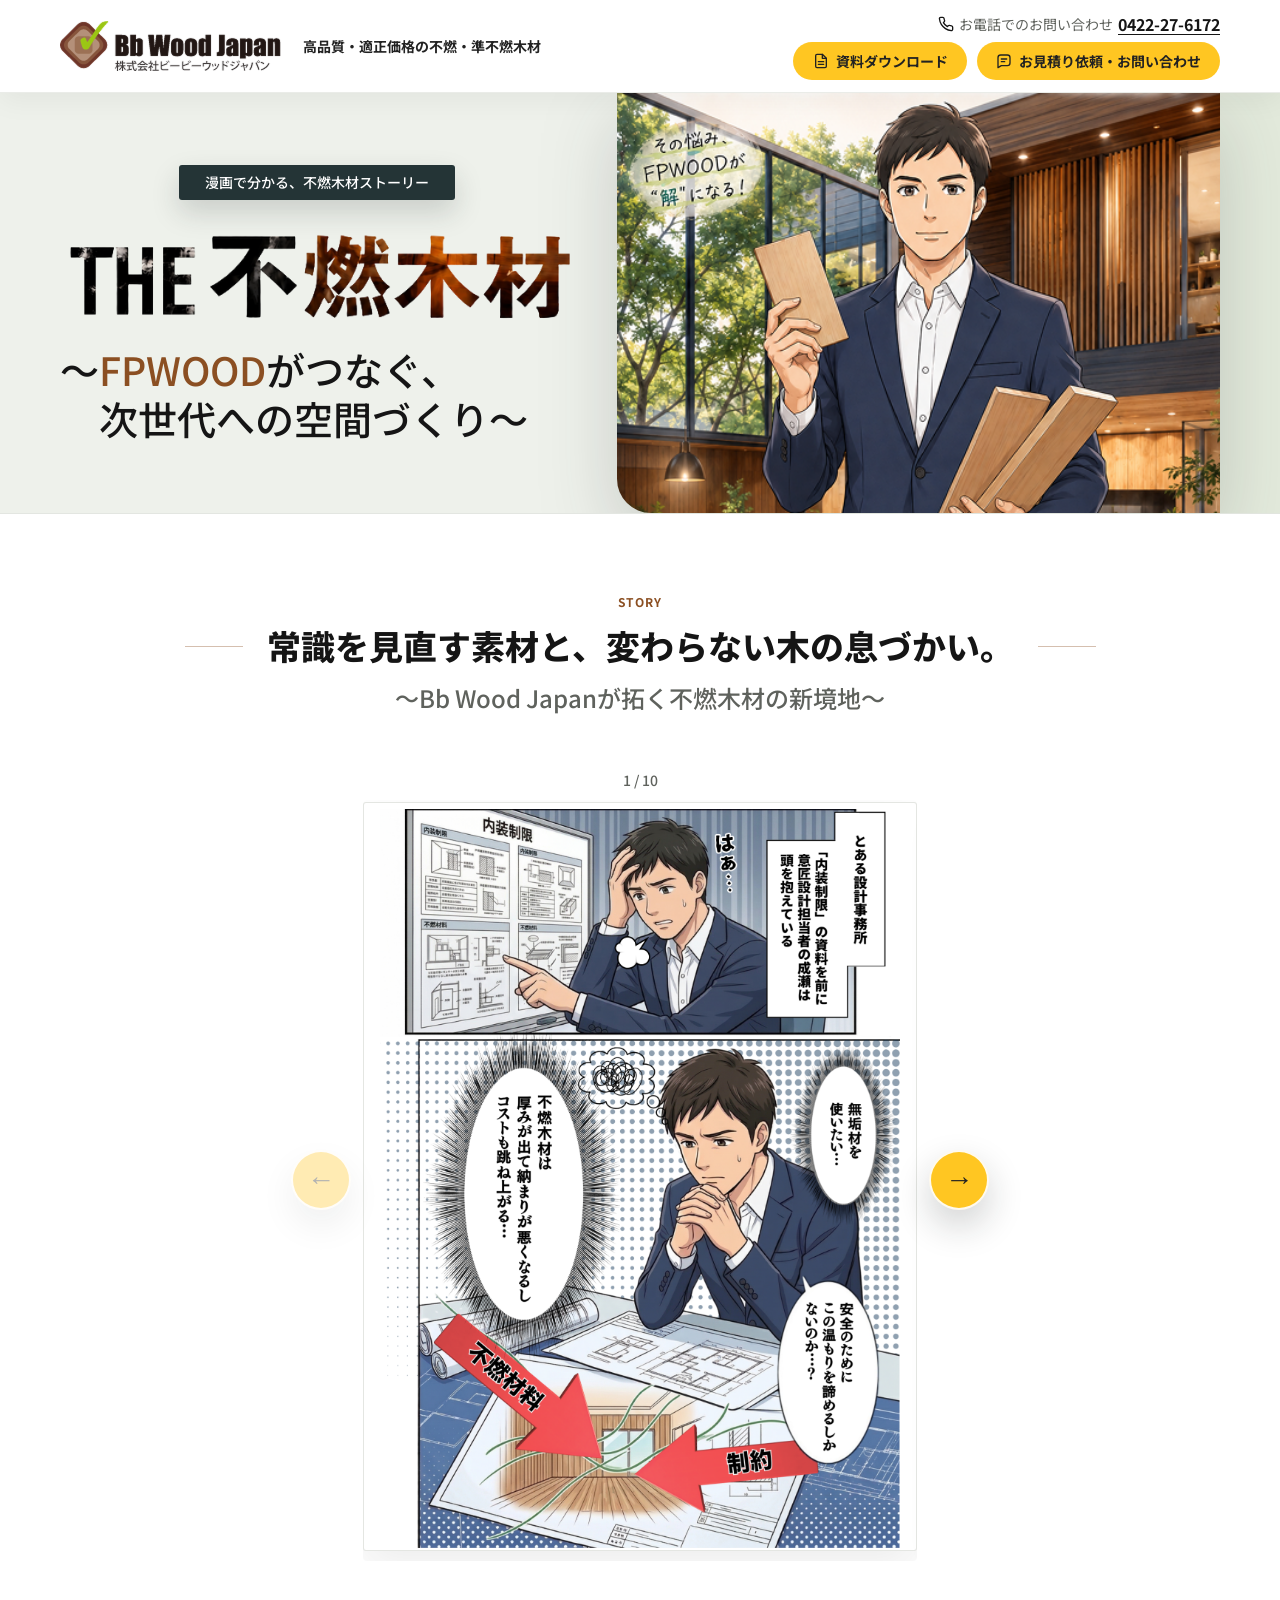
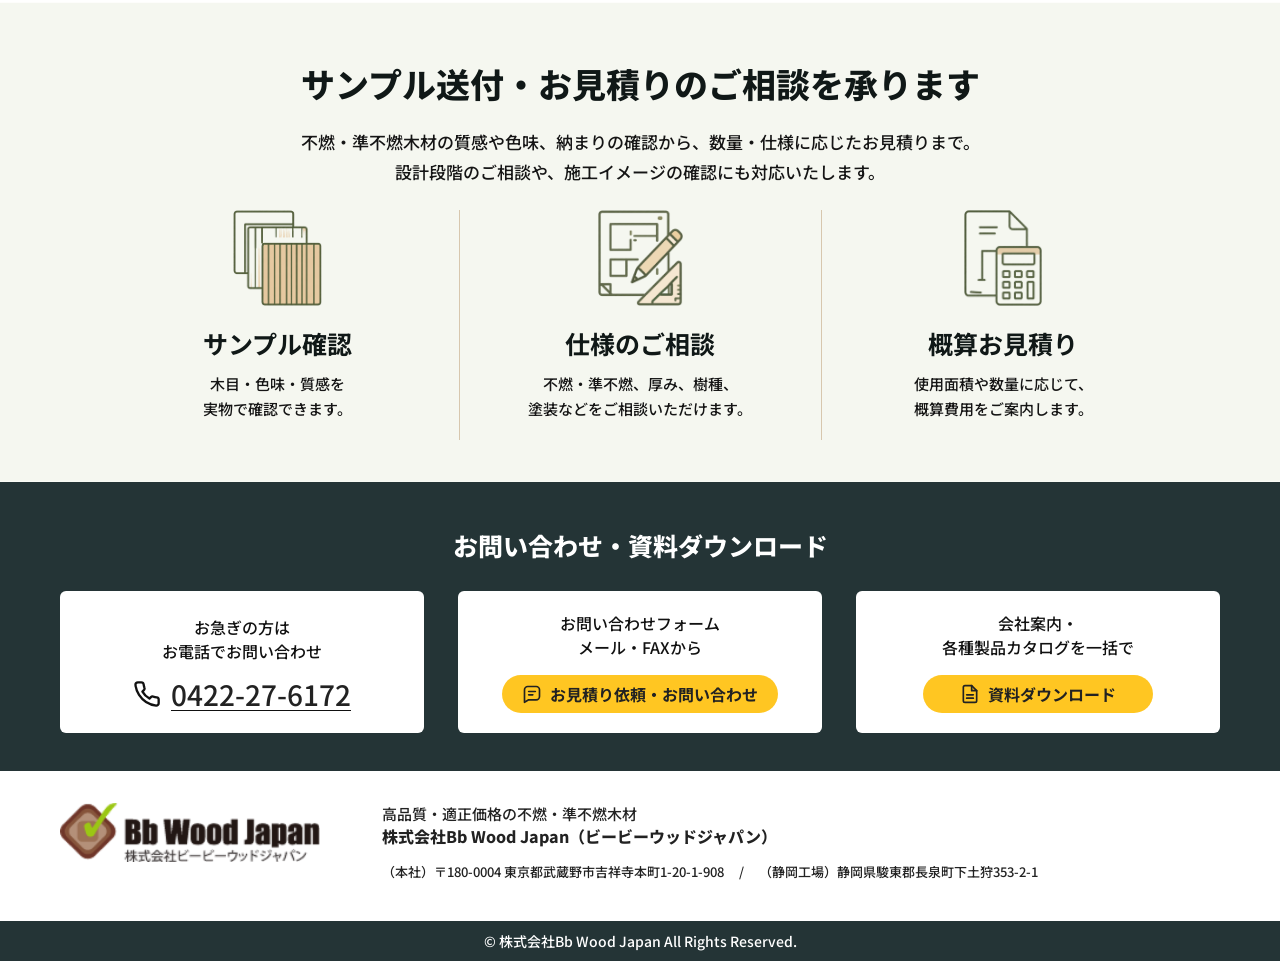
<file: index.html>
<!doctype html>
<html lang="ja">
  <head>
    <meta charset="UTF-8" />
    <meta name="viewport" content="width=device-width, initial-scale=1.0" />
    <title>THE &#x4E0D;&#x71C3;&#x6728;&#x6750; | Bb Wood Japan</title>
    <link rel="preconnect" href="https://fonts.googleapis.com" />
    <link rel="preconnect" href="https://fonts.gstatic.com" crossorigin />
    <link href="https://fonts.googleapis.com/css2?family=Noto+Sans+JP:wght@400;500;700;800;900&display=swap" rel="stylesheet" />
    <link rel="stylesheet" href="assets/css/style.css" />
  </head>
  <body class="manga-slideshow-page manga-single-page">
    <header class="topbar">
      <div class="container topbar-inner">
        <input class="nav-toggle" type="checkbox" id="nav-toggle" />
        <div class="brand">
          <img class="logo-mark" src="assets/images/logo.png" alt="" />
          <p class="brand-tagline">&#x9AD8;&#x54C1;&#x8CEA;&#x30FB;&#x9069;&#x6B63;&#x4FA1;&#x683C;&#x306E;&#x4E0D;&#x71C3;&#x30FB;&#x6E96;&#x4E0D;&#x71C3;&#x6728;&#x6750;</p>
        </div>
        <label class="menu-button menu-open" for="nav-toggle" aria-label="menu">
          <span></span>
          <span></span>
          <span></span>
        </label>
        <div class="header-actions">
          <label class="menu-button menu-close" for="nav-toggle" aria-label="close menu">
            <span></span>
            <span></span>
            <span></span>
          </label>
          <p class="header-phone">
            <svg class="header-icon" aria-hidden="true" viewBox="0 0 24 24">
              <path d="M22 16.92v3a2 2 0 0 1-2.18 2 19.79 19.79 0 0 1-8.63-3.07 19.5 19.5 0 0 1-6-6A19.79 19.79 0 0 1 2.12 4.18 2 2 0 0 1 4.11 2h3a2 2 0 0 1 2 1.72c.13.96.35 1.9.66 2.81a2 2 0 0 1-.45 2.11L8.09 9.91a16 16 0 0 0 6 6l1.27-1.27a2 2 0 0 1 2.11-.45c.91.31 1.85.53 2.81.66A2 2 0 0 1 22 16.92Z" />
            </svg>
            <span>&#x304A;&#x96FB;&#x8A71;&#x3067;&#x306E;&#x304A;&#x554F;&#x3044;&#x5408;&#x308F;&#x305B;</span>
            <strong><a class="phone-number" href="tel:0422-27-6172">0422-27-6172</a></strong>
          </p>
          <div class="btn-row">
            <a class="pill" href="https://bbwoodjapan.com/dl">
              <svg class="header-icon" aria-hidden="true" viewBox="0 0 24 24">
                <path d="M14 2H6a2 2 0 0 0-2 2v16a2 2 0 0 0 2 2h12a2 2 0 0 0 2-2V8Z" />
                <path d="M14 2v6h6" />
                <path d="M8 13h8" />
                <path d="M8 17h8" />
              </svg>
              <span>&#x8CC7;&#x6599;&#x30C0;&#x30A6;&#x30F3;&#x30ED;&#x30FC;&#x30C9;</span>
            </a>
            <a class="pill" href="https://bbwoodjapan.com/contact">
              <svg class="header-icon" aria-hidden="true" viewBox="0 0 24 24">
                <path d="M21 15a4 4 0 0 1-4 4H8l-5 3V7a4 4 0 0 1 4-4h10a4 4 0 0 1 4 4Z" />
                <path d="M8 9h8" />
                <path d="M8 13h5" />
              </svg>
              <span>&#x304A;&#x898B;&#x7A4D;&#x308A;&#x4F9D;&#x983C;&#x30FB;&#x304A;&#x554F;&#x3044;&#x5408;&#x308F;&#x305B;</span>
            </a>
          </div>
        </div>
      </div>
    </header>

    <main>
      <section class="hero">
        <div class="container hero-inner">
          <div class="hero-copy">
            <p class="badge">&#x6F2B;&#x753B;&#x3067;&#x5206;&#x304B;&#x308B;&#x3001;&#x4E0D;&#x71C3;&#x6728;&#x6750;&#x30B9;&#x30C8;&#x30FC;&#x30EA;&#x30FC;</p>
            <div class="hero-title-block">
              <h1>
                <img class="manga-title-image" src="assets/images/manga_title.png" alt="THE &#x4E0D;&#x71C3;&#x6728;&#x6750;" />
              </h1>
              <p>&#xFF5E;<span class="wood-word">FPWOOD</span>&#x304C;&#x3064;&#x306A;&#x3050;&#x3001;<br class="pc-break" />&#x6B21;&#x4E16;&#x4EE3;&#x3078;&#x306E;&#x7A7A;&#x9593;&#x3065;&#x304F;&#x308A;&#xFF5E;</p>
            </div>
          </div>
          <div class="hero-art">
            <img src="assets/images/main_visual_pc.png" alt="THE fuen mokuzai main visual" />
          </div>
        </div>
      </section>

      <section class="container intro">
        <h2>&#x5E38;&#x8B58;&#x3092;&#x898B;&#x76F4;&#x3059;&#x7D20;&#x6750;&#x3068;&#x3001;&#x5909;&#x308F;&#x3089;&#x306A;&#x3044;&#x6728;&#x306E;&#x606F;&#x3065;&#x304B;&#x3044;&#x3002;</h2>
        <p>&#x301C;Bb Wood Japan&#x304C;&#x62D3;&#x304F;&#x4E0D;&#x71C3;&#x6728;&#x6750;&#x306E;&#x65B0;&#x5883;&#x5730;&#x301C;</p>
      </section>

      <section class="container manga-reader" aria-label="manga viewer">
        <p class="manga-counter"><span id="manga-current">1</span> / <span id="manga-total">10</span></p>

        <div class="manga-stage">
          <button class="manga-nav manga-prev" type="button" aria-label="previous page">&larr;</button>

          <div class="manga-strip" tabindex="0">
            <article class="manga-page" aria-label="page 1">
              <img src="assets/images/scene1.png" alt="manga page 1" />
            </article>
            <article class="manga-page" aria-label="page 2">
              <img src="assets/images/scene2.png" alt="manga page 2" />
            </article>
            <article class="manga-page" aria-label="page 3">
              <img src="assets/images/scene3.png" alt="manga page 3" />
            </article>
            <article class="manga-page" aria-label="page 4">
              <img src="assets/images/scene4.png" alt="manga page 4" />
            </article>
            <article class="manga-page" aria-label="page 5">
              <img src="assets/images/scene5.png" alt="manga page 5" />
            </article>
            <article class="manga-page" aria-label="page 6">
              <img src="assets/images/scene6.png" alt="manga page 6" />
            </article>
            <article class="manga-page" aria-label="page 7">
              <img src="assets/images/scene7.png" alt="manga page 7" />
            </article>
            <article class="manga-page" aria-label="page 8">
              <img src="assets/images/scene8.png" alt="manga page 8" />
            </article>
            <article class="manga-page" aria-label="page 9">
              <img src="assets/images/scene9.png" alt="manga page 9" />
            </article>
            <article class="manga-page" aria-label="page 10">
              <img src="assets/images/scene10.png" alt="manga page 10" />
            </article>
          </div>

          <button class="manga-nav manga-next" type="button" aria-label="next page">&rarr;</button>
        </div>
      </section>

      <section class="container cta-card" id="contact">
        <h3>&#x30B5;&#x30F3;&#x30D7;&#x30EB;&#x9001;&#x4ED8;&#x30FB;&#x304A;&#x898B;&#x7A4D;&#x308A;&#x306E;&#x3054;&#x76F8;&#x8AC7;&#x3092;&#x627F;&#x308A;&#x307E;&#x3059;</h3>
        <p class="consult-lead">&#x4E0D;&#x71C3;&#x30FB;&#x6E96;&#x4E0D;&#x71C3;&#x6728;&#x6750;&#x306E;&#x8CEA;&#x611F;&#x3084;&#x8272;&#x5473;&#x3001;&#x7D0D;&#x307E;&#x308A;&#x306E;&#x78BA;&#x8A8D;&#x304B;&#x3089;&#x3001;&#x6570;&#x91CF;&#x30FB;&#x4ED5;&#x69D8;&#x306B;&#x5FDC;&#x3058;&#x305F;&#x304A;&#x898B;&#x7A4D;&#x308A;&#x307E;&#x3067;&#x3002;<br />&#x8A2D;&#x8A08;&#x6BB5;&#x968E;&#x306E;&#x3054;&#x76F8;&#x8AC7;&#x3084;&#x3001;&#x65BD;&#x5DE5;&#x30A4;&#x30E1;&#x30FC;&#x30B8;&#x306E;&#x78BA;&#x8A8D;&#x306B;&#x3082;&#x5BFE;&#x5FDC;&#x3044;&#x305F;&#x3057;&#x307E;&#x3059;&#x3002;</p>
        <div class="consult-grid">
          <div class="consult-item">
            <img class="consult-icon" src="assets/images/contact_icon_1.png" alt="" />
            <h4>&#x30B5;&#x30F3;&#x30D7;&#x30EB;&#x78BA;&#x8A8D;</h4>
            <p>&#x6728;&#x76EE;&#x30FB;&#x8272;&#x5473;&#x30FB;&#x8CEA;&#x611F;&#x3092;<br />&#x5B9F;&#x7269;&#x3067;&#x78BA;&#x8A8D;&#x3067;&#x304D;&#x307E;&#x3059;&#x3002;</p>
          </div>
          <div class="consult-item">
            <img class="consult-icon" src="assets/images/contact_icon_2.png" alt="" />
            <h4>&#x4ED5;&#x69D8;&#x306E;&#x3054;&#x76F8;&#x8AC7;</h4>
            <p>&#x4E0D;&#x71C3;&#x30FB;&#x6E96;&#x4E0D;&#x71C3;&#x3001;&#x539A;&#x307F;&#x3001;&#x6A39;&#x7A2E;&#x3001;<br />&#x5857;&#x88C5;&#x306A;&#x3069;&#x3092;&#x3054;&#x76F8;&#x8AC7;&#x3044;&#x305F;&#x3060;&#x3051;&#x307E;&#x3059;&#x3002;</p>
          </div>
          <div class="consult-item">
            <img class="consult-icon" src="assets/images/contact_icon_3.png" alt="" />
            <h4>&#x6982;&#x7B97;&#x304A;&#x898B;&#x7A4D;&#x308A;</h4>
            <p>&#x4F7F;&#x7528;&#x9762;&#x7A4D;&#x3084;&#x6570;&#x91CF;&#x306B;&#x5FDC;&#x3058;&#x3066;&#x3001;<br />&#x6982;&#x7B97;&#x8CBB;&#x7528;&#x3092;&#x3054;&#x6848;&#x5185;&#x3057;&#x307E;&#x3059;&#x3002;</p>
          </div>
        </div>
      </section>

      <section class="contact-band" id="download">
        <div class="container">
          <h3>&#x304A;&#x554F;&#x3044;&#x5408;&#x308F;&#x305B;&#x30FB;&#x8CC7;&#x6599;&#x30C0;&#x30A6;&#x30F3;&#x30ED;&#x30FC;&#x30C9;</h3>
          <div class="contact-grid">
            <div class="contact-box">
              <p>&#x304A;&#x6025;&#x304E;&#x306E;&#x65B9;&#x306F;<br />&#x304A;&#x96FB;&#x8A71;&#x3067;&#x304A;&#x554F;&#x3044;&#x5408;&#x308F;&#x305B;</p>
              <strong class="contact-phone">
                <svg class="contact-icon" aria-hidden="true" viewBox="0 0 24 24">
                  <path d="M22 16.92v3a2 2 0 0 1-2.18 2 19.79 19.79 0 0 1-8.63-3.07 19.5 19.5 0 0 1-6-6A19.79 19.79 0 0 1 2.12 4.18 2 2 0 0 1 4.11 2h3a2 2 0 0 1 2 1.72c.13.96.35 1.9.66 2.81a2 2 0 0 1-.45 2.11L8.09 9.91a16 16 0 0 0 6 6l1.27-1.27a2 2 0 0 1 2.11-.45c.91.31 1.85.53 2.81.66A2 2 0 0 1 22 16.92Z" />
                </svg>
                <a class="phone-number" href="tel:0422-27-6172">0422-27-6172</a>
              </strong>
            </div>
            <div class="contact-box">
              <p>&#x304A;&#x554F;&#x3044;&#x5408;&#x308F;&#x305B;&#x30D5;&#x30A9;&#x30FC;&#x30E0;<br />&#x30E1;&#x30FC;&#x30EB;&#x30FB;FAX&#x304B;&#x3089;</p>
              <a href="https://bbwoodjapan.com/contact">
                <svg class="contact-icon" aria-hidden="true" viewBox="0 0 24 24">
                  <path d="M21 15a4 4 0 0 1-4 4H8l-5 3V7a4 4 0 0 1 4-4h10a4 4 0 0 1 4 4Z" />
                  <path d="M8 9h8" />
                  <path d="M8 13h5" />
                </svg>
                <span>&#x304A;&#x898B;&#x7A4D;&#x308A;&#x4F9D;&#x983C;&#x30FB;&#x304A;&#x554F;&#x3044;&#x5408;&#x308F;&#x305B;</span>
              </a>
            </div>
            <div class="contact-box">
              <p>&#x4F1A;&#x793E;&#x6848;&#x5185;&#x30FB;<br />&#x5404;&#x7A2E;&#x88FD;&#x54C1;&#x30AB;&#x30BF;&#x30ED;&#x30B0;&#x3092;&#x4E00;&#x62EC;&#x3067;</p>
              <a href="https://bbwoodjapan.com/dl">
                <svg class="contact-icon" aria-hidden="true" viewBox="0 0 24 24">
                  <path d="M14 2H6a2 2 0 0 0-2 2v16a2 2 0 0 0 2 2h12a2 2 0 0 0 2-2V8Z" />
                  <path d="M14 2v6h6" />
                  <path d="M8 13h8" />
                  <path d="M8 17h8" />
                </svg>
                <span>&#x8CC7;&#x6599;&#x30C0;&#x30A6;&#x30F3;&#x30ED;&#x30FC;&#x30C9;</span>
              </a>
            </div>
          </div>
        </div>
      </section>
    </main>

    <footer class="site-footer">
      <div class="container footer-main">
        <img class="footer-logo" src="assets/images/logo.png" alt="Bb Wood Japan" />
        <div class="footer-info">
          <p class="footer-lead">&#x9AD8;&#x54C1;&#x8CEA;&#x30FB;&#x9069;&#x6B63;&#x4FA1;&#x683C;&#x306E;&#x4E0D;&#x71C3;&#x30FB;&#x6E96;&#x4E0D;&#x71C3;&#x6728;&#x6750;</p>
          <p class="footer-company">&#x682A;&#x5F0F;&#x4F1A;&#x793E;Bb Wood Japan&#xFF08;&#x30D3;&#x30FC;&#x30D3;&#x30FC;&#x30A6;&#x30C3;&#x30C9;&#x30B8;&#x30E3;&#x30D1;&#x30F3;&#xFF09;</p>
          <p class="footer-address">&#xFF08;&#x672C;&#x793E;&#xFF09;&#x3012;180-0004 &#x6771;&#x4EAC;&#x90FD;&#x6B66;&#x8535;&#x91CE;&#x5E02;&#x5409;&#x7965;&#x5BFA;&#x672C;&#x753A;1-20-1-908 <span>/</span> &#xFF08;&#x9759;&#x5CA1;&#x5DE5;&#x5834;&#xFF09;&#x9759;&#x5CA1;&#x770C;&#x99FF;&#x6771;&#x90E1;&#x9577;&#x6CC9;&#x753A;&#x4E0B;&#x571F;&#x72E9;353-2-1</p>
        </div>
      </div>
      <div class="footer-copy">&copy; &#x682A;&#x5F0F;&#x4F1A;&#x793E;Bb Wood Japan All Rights Reserved.</div>
    </footer>

    <nav class="mobile-fixed-cta" aria-label="mobile contact actions">
      <a href="tel:0422-27-6172">
        <svg class="mobile-fixed-icon" aria-hidden="true" viewBox="0 0 24 24">
          <path d="M22 16.92v3a2 2 0 0 1-2.18 2 19.79 19.79 0 0 1-8.63-3.07 19.5 19.5 0 0 1-6-6A19.79 19.79 0 0 1 2.12 4.18 2 2 0 0 1 4.11 2h3a2 2 0 0 1 2 1.72c.13.96.35 1.9.66 2.81a2 2 0 0 1-.45 2.11L8.09 9.91a16 16 0 0 0 6 6l1.27-1.27a2 2 0 0 1 2.11-.45c.91.31 1.85.53 2.81.66A2 2 0 0 1 22 16.92Z" />
        </svg>
        <span>&#x96FB;&#x8A71;</span>
      </a>
      <a href="https://bbwoodjapan.com/contact">
        <svg class="mobile-fixed-icon" aria-hidden="true" viewBox="0 0 24 24">
          <path d="M21 15a4 4 0 0 1-4 4H8l-5 3V7a4 4 0 0 1 4-4h10a4 4 0 0 1 4 4Z" />
          <path d="M8 9h8" />
          <path d="M8 13h5" />
        </svg>
        <span>&#x304A;&#x554F;&#x3044;&#x5408;&#x308F;&#x305B;</span>
      </a>
      <a href="https://bbwoodjapan.com/dl">
        <svg class="mobile-fixed-icon" aria-hidden="true" viewBox="0 0 24 24">
          <path d="M14 2H6a2 2 0 0 0-2 2v16a2 2 0 0 0 2 2h12a2 2 0 0 0 2-2V8Z" />
          <path d="M14 2v6h6" />
          <path d="M8 13h8" />
          <path d="M8 17h8" />
        </svg>
        <span>&#x8CC7;&#x6599;&#x30C0;&#x30A6;&#x30F3;&#x30ED;&#x30FC;&#x30C9;</span>
      </a>
    </nav>

    <script>
      const strip = document.querySelector(".manga-strip");
      const pages = Array.from(document.querySelectorAll(".manga-page"));
      const prevButton = document.querySelector(".manga-prev");
      const nextButton = document.querySelector(".manga-next");
      const current = document.querySelector("#manga-current");
      const total = document.querySelector("#manga-total");
      const topbar = document.querySelector(".topbar");
      const mobileFixedCta = document.querySelector(".mobile-fixed-cta");
      const contactBand = document.querySelector(".contact-band");
      let isDragging = false;
      let dragStartX = 0;
      let dragStartScrollLeft = 0;
      let dragStartIndex = 0;
      let dragDelta = 0;

      total.textContent = pages.length;

      const updateMangaPageHeight = () => {
        const viewportHeight = window.visualViewport?.height || window.innerHeight;
        const headerHeight = topbar?.offsetHeight || 0;
        const counterHeight = document.querySelector(".manga-counter")?.offsetHeight || 0;
        const stripStyle = window.getComputedStyle(strip);
        const counterStyle = window.getComputedStyle(document.querySelector(".manga-counter"));
        const stripVerticalSpace =
          parseFloat(stripStyle.paddingTop) +
          parseFloat(stripStyle.paddingBottom) +
          4;
        const counterSpace =
          counterHeight +
          parseFloat(counterStyle.marginTop) +
          parseFloat(counterStyle.marginBottom);
        const readerInset = window.matchMedia("(max-width: 800px)").matches ? 8 : 12;
        const fixedCtaHeight =
          window.matchMedia("(max-width: 800px)").matches && mobileFixedCta
            ? mobileFixedCta.offsetHeight
            : 0;
        const pageHeight = Math.max(
          240,
          Math.floor(viewportHeight - headerHeight - counterSpace - stripVerticalSpace - readerInset - fixedCtaHeight)
        );

        document.documentElement.style.setProperty("--manga-page-height", `${pageHeight}px`);
      };

      const updateMobileFixedCta = () => {
        if (!mobileFixedCta || !contactBand) return;

        const isMobile = window.matchMedia("(max-width: 800px)").matches;
        const viewportHeight = window.visualViewport?.height || window.innerHeight;
        const shouldHide = isMobile && window.scrollY + viewportHeight >= contactBand.offsetTop;

        mobileFixedCta.classList.toggle("is-hidden", shouldHide);
      };

      const getActiveIndex = () => {
        const stripCenter = strip.scrollLeft + strip.clientWidth / 2;
        return pages.reduce((closestIndex, page, index) => {
          const pageCenter = page.offsetLeft + page.clientWidth / 2;
          const closestPage = pages[closestIndex];
          const closestCenter = closestPage.offsetLeft + closestPage.clientWidth / 2;
          return Math.abs(pageCenter - stripCenter) < Math.abs(closestCenter - stripCenter)
            ? index
            : closestIndex;
        }, 0);
      };

      const updateControls = () => {
        const index = getActiveIndex();
        current.textContent = index + 1;
        prevButton.disabled = index === 0;
        nextButton.disabled = index === pages.length - 1;
      };

      const scrollToPage = (index) => {
        pages[index].scrollIntoView({ behavior: "smooth", block: "nearest", inline: "center" });
      };

      const endDrag = (event) => {
        if (!isDragging) return;

        isDragging = false;
        strip.classList.remove("is-dragging");

        if (strip.hasPointerCapture(event.pointerId)) {
          strip.releasePointerCapture(event.pointerId);
        }

        const pageChangeThreshold = strip.clientWidth * 0.12;
        const targetIndex =
          Math.abs(dragDelta) > pageChangeThreshold
            ? dragStartIndex + (dragDelta < 0 ? 1 : -1)
            : getActiveIndex();

        scrollToPage(Math.max(0, Math.min(targetIndex, pages.length - 1)));
      };

      prevButton.addEventListener("click", () => scrollToPage(Math.max(getActiveIndex() - 1, 0)));
      nextButton.addEventListener("click", () => scrollToPage(Math.min(getActiveIndex() + 1, pages.length - 1)));
      strip.addEventListener("pointerdown", (event) => {
        if (!event.isPrimary || event.button > 0) return;

        isDragging = true;
        dragStartX = event.clientX;
        dragStartScrollLeft = strip.scrollLeft;
        dragStartIndex = getActiveIndex();
        dragDelta = 0;
        strip.classList.add("is-dragging");
        strip.setPointerCapture(event.pointerId);
      });
      strip.addEventListener("pointermove", (event) => {
        if (!isDragging) return;

        dragDelta = event.clientX - dragStartX;
        strip.scrollLeft = dragStartScrollLeft - dragDelta;
      });
      strip.addEventListener("pointerup", endDrag);
      strip.addEventListener("pointercancel", endDrag);
      strip.addEventListener("scroll", () => window.requestAnimationFrame(updateControls), { passive: true });
      window.addEventListener("scroll", updateMobileFixedCta, { passive: true });
      window.addEventListener("resize", () => {
        updateMangaPageHeight();
        updateControls();
        updateMobileFixedCta();
      });
      window.visualViewport?.addEventListener("resize", () => {
        updateMangaPageHeight();
        updateControls();
        updateMobileFixedCta();
      });
      updateMangaPageHeight();
      updateControls();
      updateMobileFixedCta();
    </script>
  </body>
</html>
</file>
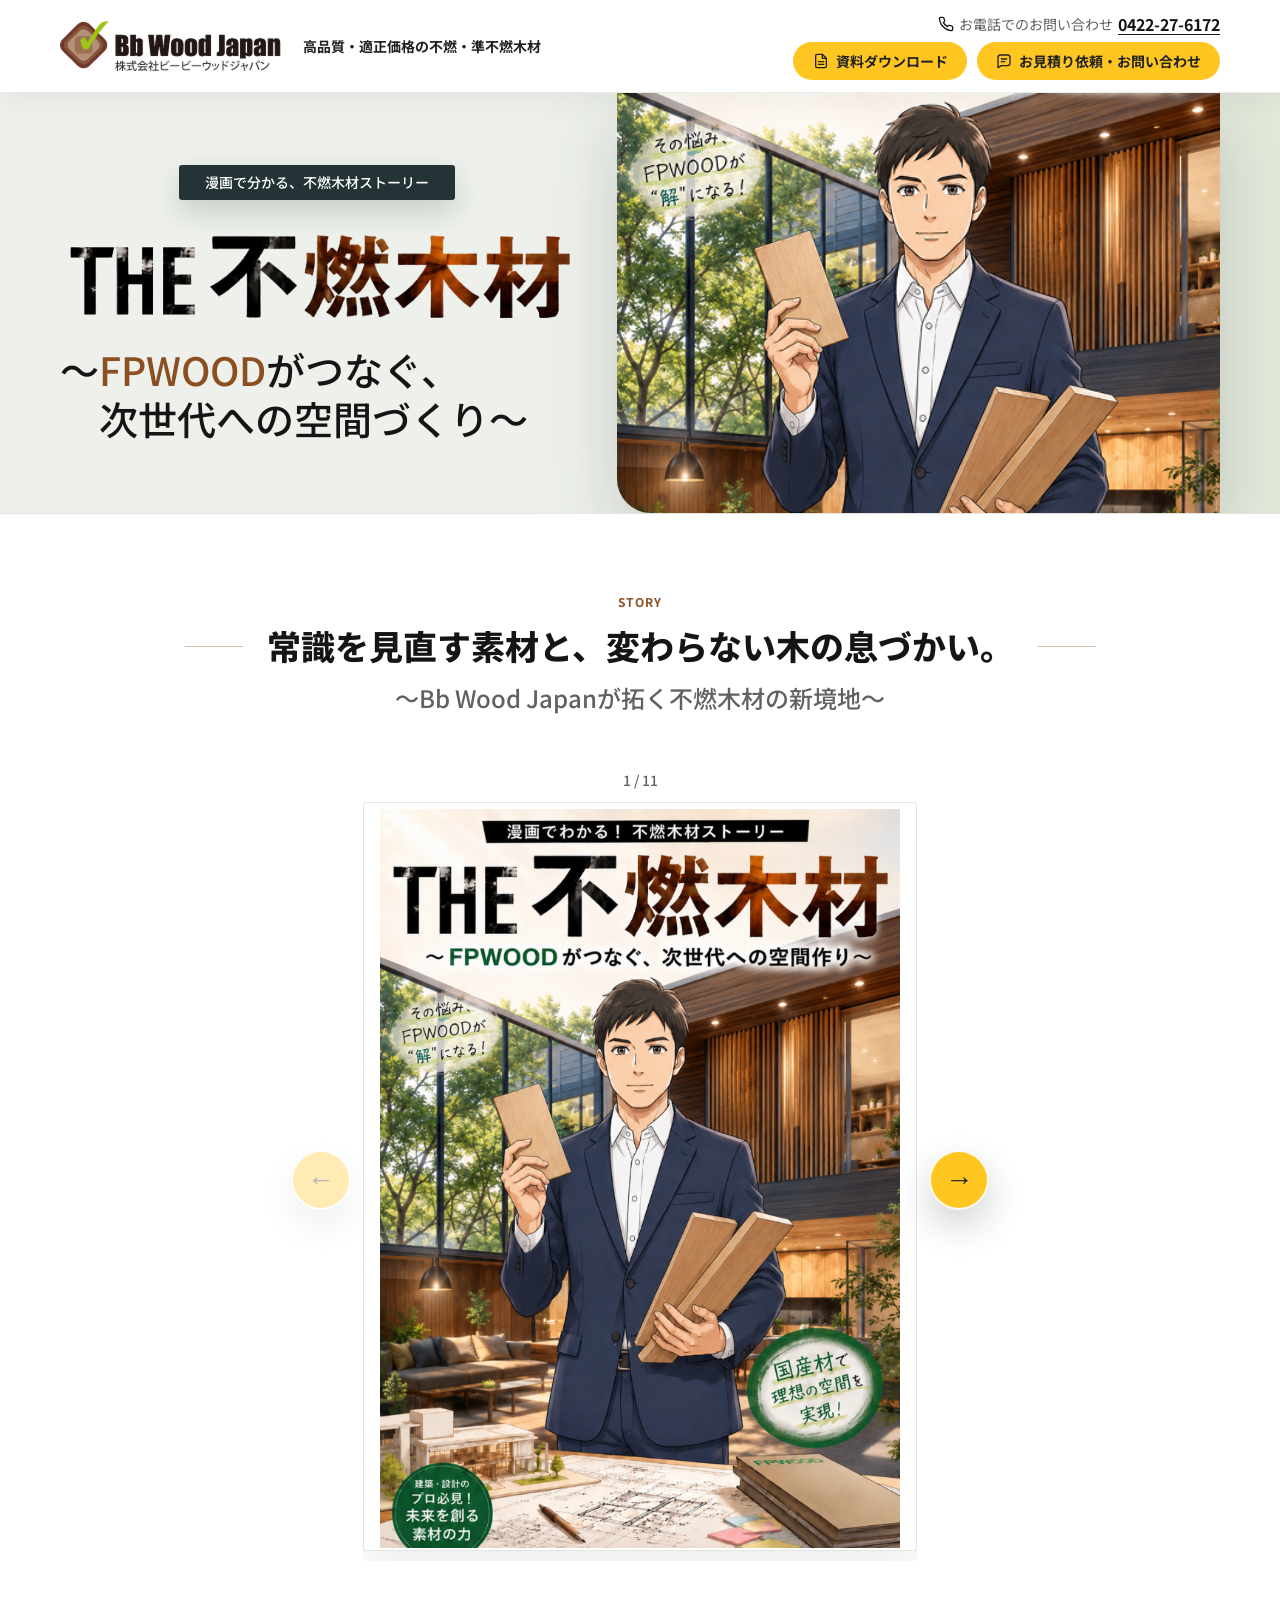
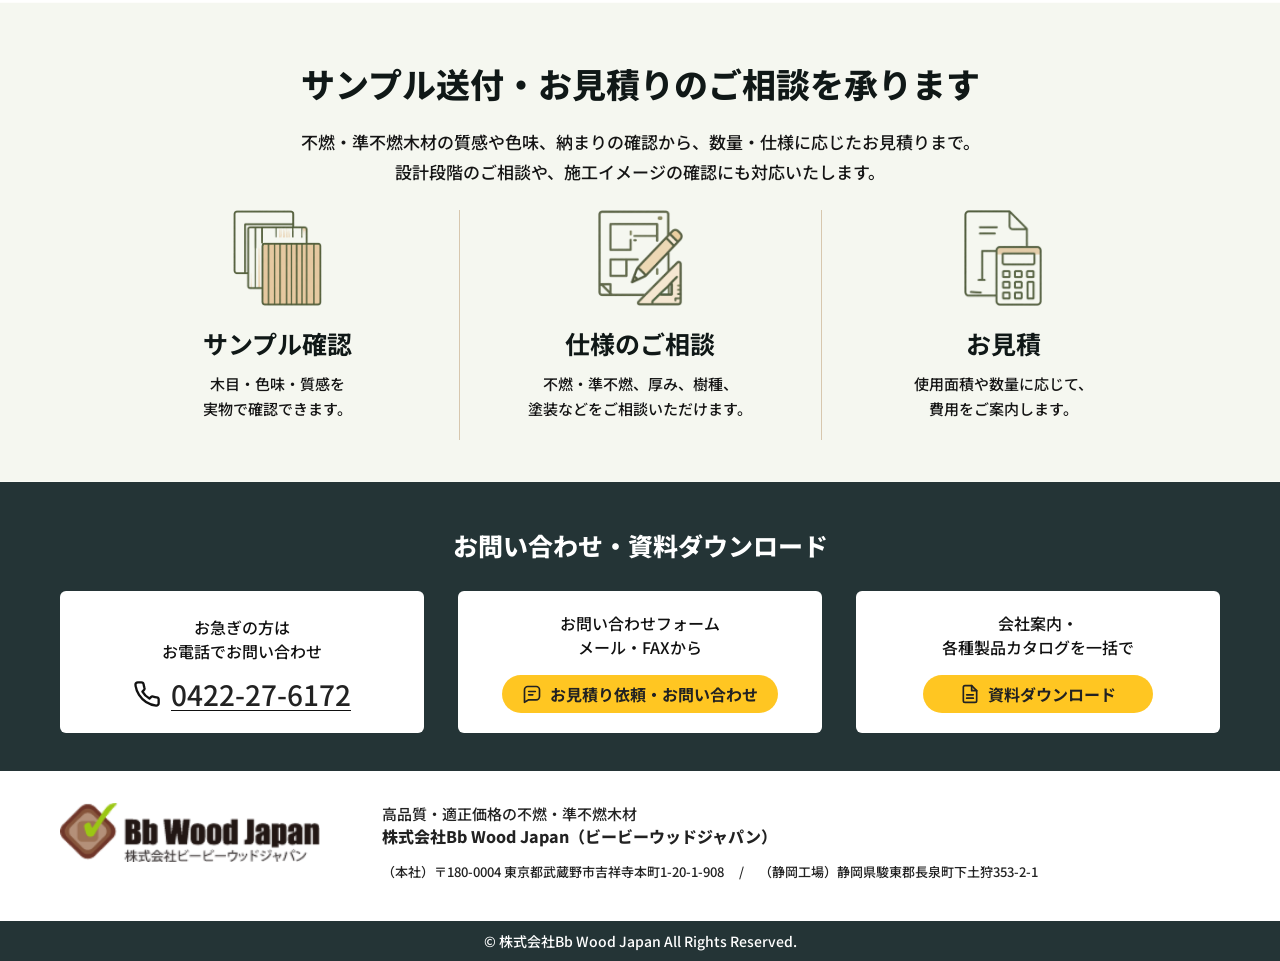
<file: lp/manga_n/index.html>
<!doctype html>
<html lang="ja">
  <head>
    <meta charset="UTF-8" />
    <meta name="viewport" content="width=device-width, initial-scale=1.0" />
    <!-- Google Tag Manager -->
    <script>(function(w,d,s,l,i){w[l]=w[l]||[];w[l].push({'gtm.start':
    new Date().getTime(),event:'gtm.js'});var f=d.getElementsByTagName(s)[0],
    j=d.createElement(s),dl=l!='dataLayer'?'&l='+l:'';j.async=true;j.src=
    'https://www.googletagmanager.com/gtm.js?id='+i+dl;f.parentNode.insertBefore(j,f);
    })(window,document,'script','dataLayer','GTM-MS66ZN3');</script>
    <!-- End Google Tag Manager -->
    <title>&#x6F2B;&#x753B;&#x3067;&#x5206;&#x304B;&#x308B;&#x3001;&#x4E0D;&#x71C3;&#x6728;&#x6750;&#x30B9;&#x30C8;&#x30FC;&#x30EA;&#x30FC; &#xFF5C; THE &#x4E0D;&#x71C3;&#x6728;&#x6750; &#xFF5E;FPWOOD&#x304C;&#x3064;&#x306A;&#x3050;&#x3001; &#x6B21;&#x4E16;&#x4EE3;&#x3078;&#x306E;&#x7A7A;&#x9593;&#x3065;&#x304F;&#x308A;&#xFF5E; | &#x682A;&#x5F0F;&#x4F1A;&#x793E;Bb Wood Japan</title>
    <link rel="icon" href="../assets/images/favicon.ico" />
    <link rel="preconnect" href="https://fonts.googleapis.com" />
    <link rel="preconnect" href="https://fonts.gstatic.com" crossorigin />
    <link href="https://fonts.googleapis.com/css2?family=Noto+Sans+JP:wght@400;500;700;800;900&display=swap" rel="stylesheet" />
    <link rel="stylesheet" href="../assets/css/style.css" />
  </head>
  <body class="manga-slideshow-page manga-single-page">
    <!-- Google Tag Manager (noscript) -->
    <noscript><iframe src="https://www.googletagmanager.com/ns.html?id=GTM-MS66ZN3"
    height="0" width="0" style="display:none;visibility:hidden"></iframe></noscript>
    <!-- End Google Tag Manager (noscript) -->
    <header class="topbar">
      <div class="container topbar-inner">
        <input class="nav-toggle" type="checkbox" id="nav-toggle" />
        <div class="brand">
          <img class="logo-mark" src="../assets/images/logo.png" alt="" />
          <p class="brand-tagline">&#x9AD8;&#x54C1;&#x8CEA;&#x30FB;&#x9069;&#x6B63;&#x4FA1;&#x683C;&#x306E;&#x4E0D;&#x71C3;&#x30FB;&#x6E96;&#x4E0D;&#x71C3;&#x6728;&#x6750;</p>
        </div>
        <label class="menu-button menu-open" for="nav-toggle" aria-label="menu">
          <span></span>
          <span></span>
          <span></span>
        </label>
        <div class="header-actions">
          <label class="menu-button menu-close" for="nav-toggle" aria-label="close menu">
            <span></span>
            <span></span>
            <span></span>
          </label>
          <p class="header-phone">
            <svg class="header-icon" aria-hidden="true" viewBox="0 0 24 24">
              <path d="M22 16.92v3a2 2 0 0 1-2.18 2 19.79 19.79 0 0 1-8.63-3.07 19.5 19.5 0 0 1-6-6A19.79 19.79 0 0 1 2.12 4.18 2 2 0 0 1 4.11 2h3a2 2 0 0 1 2 1.72c.13.96.35 1.9.66 2.81a2 2 0 0 1-.45 2.11L8.09 9.91a16 16 0 0 0 6 6l1.27-1.27a2 2 0 0 1 2.11-.45c.91.31 1.85.53 2.81.66A2 2 0 0 1 22 16.92Z" />
            </svg>
            <span>&#x304A;&#x96FB;&#x8A71;&#x3067;&#x306E;&#x304A;&#x554F;&#x3044;&#x5408;&#x308F;&#x305B;</span>
            <strong><a class="phone-number" href="tel:0422-27-6172">0422-27-6172</a></strong>
          </p>
          <div class="btn-row">
            <a class="pill" href="https://bbwoodjapan.com/dl">
              <svg class="header-icon" aria-hidden="true" viewBox="0 0 24 24">
                <path d="M14 2H6a2 2 0 0 0-2 2v16a2 2 0 0 0 2 2h12a2 2 0 0 0 2-2V8Z" />
                <path d="M14 2v6h6" />
                <path d="M8 13h8" />
                <path d="M8 17h8" />
              </svg>
              <span>&#x8CC7;&#x6599;&#x30C0;&#x30A6;&#x30F3;&#x30ED;&#x30FC;&#x30C9;</span>
            </a>
            <a class="pill" href="https://bbwoodjapan.com/contact">
              <svg class="header-icon" aria-hidden="true" viewBox="0 0 24 24">
                <path d="M21 15a4 4 0 0 1-4 4H8l-5 3V7a4 4 0 0 1 4-4h10a4 4 0 0 1 4 4Z" />
                <path d="M8 9h8" />
                <path d="M8 13h5" />
              </svg>
              <span>&#x304A;&#x898B;&#x7A4D;&#x308A;&#x4F9D;&#x983C;&#x30FB;&#x304A;&#x554F;&#x3044;&#x5408;&#x308F;&#x305B;</span>
            </a>
          </div>
        </div>
      </div>
    </header>

    <main>
      <section class="hero">
        <div class="container hero-inner">
          <div class="hero-copy">
            <p class="badge">&#x6F2B;&#x753B;&#x3067;&#x5206;&#x304B;&#x308B;&#x3001;&#x4E0D;&#x71C3;&#x6728;&#x6750;&#x30B9;&#x30C8;&#x30FC;&#x30EA;&#x30FC;</p>
            <div class="hero-title-block">
              <h1>
                <img class="manga-title-image" src="../assets/images/manga_title.png" alt="THE &#x4E0D;&#x71C3;&#x6728;&#x6750;" />
              </h1>
              <p>&#xFF5E;<span class="wood-word">FPWOOD</span>&#x304C;&#x3064;&#x306A;&#x3050;&#x3001;<br class="pc-break" />&#x6B21;&#x4E16;&#x4EE3;&#x3078;&#x306E;&#x7A7A;&#x9593;&#x3065;&#x304F;&#x308A;&#xFF5E;</p>
            </div>
          </div>
          <div class="hero-art">
            <img src="../assets/images/n_manga/main_visual_pc.png" alt="THE fuen mokuzai main visual" />
          </div>
        </div>
      </section>

      <section class="container intro">
        <h2>&#x5E38;&#x8B58;&#x3092;&#x898B;&#x76F4;&#x3059;&#x7D20;&#x6750;&#x3068;&#x3001;&#x5909;&#x308F;&#x3089;&#x306A;&#x3044;&#x6728;&#x306E;&#x606F;&#x3065;&#x304B;&#x3044;&#x3002;</h2>
        <p>&#x301C;Bb Wood Japan&#x304C;&#x62D3;&#x304F;&#x4E0D;&#x71C3;&#x6728;&#x6750;&#x306E;&#x65B0;&#x5883;&#x5730;&#x301C;</p>
      </section>

      <section class="container manga-reader" aria-label="manga viewer">
        <p class="manga-counter"><span id="manga-current">1</span> / <span id="manga-total">11</span></p>

        <div class="manga-stage">
          <button class="manga-nav manga-prev" type="button" aria-label="previous page">&larr;</button>

          <div class="manga-strip" tabindex="0">
            <article class="manga-page" aria-label="page 1">
              <img src="../assets/images/n_manga/scene0.png" alt="manga page 1" />
            </article>
            <article class="manga-page" aria-label="page 2">
              <img src="../assets/images/n_manga/scene1.png" alt="manga page 2" />
            </article>
            <article class="manga-page" aria-label="page 3">
              <img src="../assets/images/n_manga/scene2.png" alt="manga page 3" />
            </article>
            <article class="manga-page" aria-label="page 4">
              <img src="../assets/images/n_manga/scene3.png" alt="manga page 4" />
            </article>
            <article class="manga-page" aria-label="page 5">
              <img src="../assets/images/n_manga/scene4.png" alt="manga page 5" />
            </article>
            <article class="manga-page" aria-label="page 6">
              <img src="../assets/images/n_manga/scene5.png" alt="manga page 6" />
            </article>
            <article class="manga-page" aria-label="page 7">
              <img src="../assets/images/n_manga/scene6.png" alt="manga page 7" />
            </article>
            <article class="manga-page" aria-label="page 8">
              <img src="../assets/images/n_manga/scene7.png" alt="manga page 8" />
            </article>
            <article class="manga-page" aria-label="page 9">
              <img src="../assets/images/n_manga/scene8.png" alt="manga page 9" />
            </article>
            <article class="manga-page" aria-label="page 10">
              <img src="../assets/images/n_manga/scene9.png" alt="manga page 10" />
            </article>
            <article class="manga-page" aria-label="page 11">
              <img src="../assets/images/n_manga/scene10.png" alt="manga page 11" />
            </article>
          </div>

          <button class="manga-nav manga-next" type="button" aria-label="next page">&rarr;</button>
        </div>
      </section>

      <section class="container cta-card" id="contact">
        <h3>&#x30B5;&#x30F3;&#x30D7;&#x30EB;&#x9001;&#x4ED8;&#x30FB;&#x304A;&#x898B;&#x7A4D;&#x308A;&#x306E;&#x3054;&#x76F8;&#x8AC7;&#x3092;&#x627F;&#x308A;&#x307E;&#x3059;</h3>
        <p class="consult-lead">&#x4E0D;&#x71C3;&#x30FB;&#x6E96;&#x4E0D;&#x71C3;&#x6728;&#x6750;&#x306E;&#x8CEA;&#x611F;&#x3084;&#x8272;&#x5473;&#x3001;&#x7D0D;&#x307E;&#x308A;&#x306E;&#x78BA;&#x8A8D;&#x304B;&#x3089;&#x3001;&#x6570;&#x91CF;&#x30FB;&#x4ED5;&#x69D8;&#x306B;&#x5FDC;&#x3058;&#x305F;&#x304A;&#x898B;&#x7A4D;&#x308A;&#x307E;&#x3067;&#x3002;<br />&#x8A2D;&#x8A08;&#x6BB5;&#x968E;&#x306E;&#x3054;&#x76F8;&#x8AC7;&#x3084;&#x3001;&#x65BD;&#x5DE5;&#x30A4;&#x30E1;&#x30FC;&#x30B8;&#x306E;&#x78BA;&#x8A8D;&#x306B;&#x3082;&#x5BFE;&#x5FDC;&#x3044;&#x305F;&#x3057;&#x307E;&#x3059;&#x3002;</p>
        <div class="consult-grid">
          <div class="consult-item">
            <img class="consult-icon" src="../assets/images/contact_icon_1.png" alt="" />
            <h4>&#x30B5;&#x30F3;&#x30D7;&#x30EB;&#x78BA;&#x8A8D;</h4>
            <p>&#x6728;&#x76EE;&#x30FB;&#x8272;&#x5473;&#x30FB;&#x8CEA;&#x611F;&#x3092;<br />&#x5B9F;&#x7269;&#x3067;&#x78BA;&#x8A8D;&#x3067;&#x304D;&#x307E;&#x3059;&#x3002;</p>
          </div>
          <div class="consult-item">
            <img class="consult-icon" src="../assets/images/contact_icon_2.png" alt="" />
            <h4>&#x4ED5;&#x69D8;&#x306E;&#x3054;&#x76F8;&#x8AC7;</h4>
            <p>&#x4E0D;&#x71C3;&#x30FB;&#x6E96;&#x4E0D;&#x71C3;&#x3001;&#x539A;&#x307F;&#x3001;&#x6A39;&#x7A2E;&#x3001;<br />&#x5857;&#x88C5;&#x306A;&#x3069;&#x3092;&#x3054;&#x76F8;&#x8AC7;&#x3044;&#x305F;&#x3060;&#x3051;&#x307E;&#x3059;&#x3002;</p>
          </div>
          <div class="consult-item">
            <img class="consult-icon" src="../assets/images/contact_icon_3.png" alt="" />
            <h4>&#x304A;&#x898B;&#x7A4D;</h4>
            <p>&#x4F7F;&#x7528;&#x9762;&#x7A4D;&#x3084;&#x6570;&#x91CF;&#x306B;&#x5FDC;&#x3058;&#x3066;&#x3001;<br />&#x8CBB;&#x7528;&#x3092;&#x3054;&#x6848;&#x5185;&#x3057;&#x307E;&#x3059;&#x3002;</p>
          </div>
        </div>
      </section>

      <section class="contact-band" id="download">
        <div class="container">
          <h3>&#x304A;&#x554F;&#x3044;&#x5408;&#x308F;&#x305B;&#x30FB;&#x8CC7;&#x6599;&#x30C0;&#x30A6;&#x30F3;&#x30ED;&#x30FC;&#x30C9;</h3>
          <div class="contact-grid">
            <div class="contact-box">
              <p>&#x304A;&#x6025;&#x304E;&#x306E;&#x65B9;&#x306F;<br />&#x304A;&#x96FB;&#x8A71;&#x3067;&#x304A;&#x554F;&#x3044;&#x5408;&#x308F;&#x305B;</p>
              <strong class="contact-phone">
                <svg class="contact-icon" aria-hidden="true" viewBox="0 0 24 24">
                  <path d="M22 16.92v3a2 2 0 0 1-2.18 2 19.79 19.79 0 0 1-8.63-3.07 19.5 19.5 0 0 1-6-6A19.79 19.79 0 0 1 2.12 4.18 2 2 0 0 1 4.11 2h3a2 2 0 0 1 2 1.72c.13.96.35 1.9.66 2.81a2 2 0 0 1-.45 2.11L8.09 9.91a16 16 0 0 0 6 6l1.27-1.27a2 2 0 0 1 2.11-.45c.91.31 1.85.53 2.81.66A2 2 0 0 1 22 16.92Z" />
                </svg>
                <a class="phone-number" href="tel:0422-27-6172">0422-27-6172</a>
              </strong>
            </div>
            <div class="contact-box">
              <p>&#x304A;&#x554F;&#x3044;&#x5408;&#x308F;&#x305B;&#x30D5;&#x30A9;&#x30FC;&#x30E0;<br />&#x30E1;&#x30FC;&#x30EB;&#x30FB;FAX&#x304B;&#x3089;</p>
              <a href="https://bbwoodjapan.com/contact">
                <svg class="contact-icon" aria-hidden="true" viewBox="0 0 24 24">
                  <path d="M21 15a4 4 0 0 1-4 4H8l-5 3V7a4 4 0 0 1 4-4h10a4 4 0 0 1 4 4Z" />
                  <path d="M8 9h8" />
                  <path d="M8 13h5" />
                </svg>
                <span>&#x304A;&#x898B;&#x7A4D;&#x308A;&#x4F9D;&#x983C;&#x30FB;&#x304A;&#x554F;&#x3044;&#x5408;&#x308F;&#x305B;</span>
              </a>
            </div>
            <div class="contact-box">
              <p>&#x4F1A;&#x793E;&#x6848;&#x5185;&#x30FB;<br />&#x5404;&#x7A2E;&#x88FD;&#x54C1;&#x30AB;&#x30BF;&#x30ED;&#x30B0;&#x3092;&#x4E00;&#x62EC;&#x3067;</p>
              <a href="https://bbwoodjapan.com/dl">
                <svg class="contact-icon" aria-hidden="true" viewBox="0 0 24 24">
                  <path d="M14 2H6a2 2 0 0 0-2 2v16a2 2 0 0 0 2 2h12a2 2 0 0 0 2-2V8Z" />
                  <path d="M14 2v6h6" />
                  <path d="M8 13h8" />
                  <path d="M8 17h8" />
                </svg>
                <span>&#x8CC7;&#x6599;&#x30C0;&#x30A6;&#x30F3;&#x30ED;&#x30FC;&#x30C9;</span>
              </a>
            </div>
          </div>
        </div>
      </section>
    </main>

    <footer class="site-footer">
      <div class="container footer-main">
        <img class="footer-logo" src="../assets/images/logo.png" alt="Bb Wood Japan" />
        <div class="footer-info">
          <p class="footer-lead">&#x9AD8;&#x54C1;&#x8CEA;&#x30FB;&#x9069;&#x6B63;&#x4FA1;&#x683C;&#x306E;&#x4E0D;&#x71C3;&#x30FB;&#x6E96;&#x4E0D;&#x71C3;&#x6728;&#x6750;</p>
          <p class="footer-company">&#x682A;&#x5F0F;&#x4F1A;&#x793E;Bb Wood Japan&#xFF08;&#x30D3;&#x30FC;&#x30D3;&#x30FC;&#x30A6;&#x30C3;&#x30C9;&#x30B8;&#x30E3;&#x30D1;&#x30F3;&#xFF09;</p>
          <p class="footer-address">&#xFF08;&#x672C;&#x793E;&#xFF09;&#x3012;180-0004 &#x6771;&#x4EAC;&#x90FD;&#x6B66;&#x8535;&#x91CE;&#x5E02;&#x5409;&#x7965;&#x5BFA;&#x672C;&#x753A;1-20-1-908 <span>/</span> &#xFF08;&#x9759;&#x5CA1;&#x5DE5;&#x5834;&#xFF09;&#x9759;&#x5CA1;&#x770C;&#x99FF;&#x6771;&#x90E1;&#x9577;&#x6CC9;&#x753A;&#x4E0B;&#x571F;&#x72E9;353-2-1</p>
        </div>
      </div>
      <div class="footer-copy">&copy; &#x682A;&#x5F0F;&#x4F1A;&#x793E;Bb Wood Japan All Rights Reserved.</div>
    </footer>

    <nav class="mobile-fixed-cta" aria-label="mobile contact actions">
      <a href="tel:0422-27-6172">
        <svg class="mobile-fixed-icon" aria-hidden="true" viewBox="0 0 24 24">
          <path d="M22 16.92v3a2 2 0 0 1-2.18 2 19.79 19.79 0 0 1-8.63-3.07 19.5 19.5 0 0 1-6-6A19.79 19.79 0 0 1 2.12 4.18 2 2 0 0 1 4.11 2h3a2 2 0 0 1 2 1.72c.13.96.35 1.9.66 2.81a2 2 0 0 1-.45 2.11L8.09 9.91a16 16 0 0 0 6 6l1.27-1.27a2 2 0 0 1 2.11-.45c.91.31 1.85.53 2.81.66A2 2 0 0 1 22 16.92Z" />
        </svg>
        <span>&#x96FB;&#x8A71;</span>
      </a>
      <a href="https://bbwoodjapan.com/contact">
        <svg class="mobile-fixed-icon" aria-hidden="true" viewBox="0 0 24 24">
          <path d="M21 15a4 4 0 0 1-4 4H8l-5 3V7a4 4 0 0 1 4-4h10a4 4 0 0 1 4 4Z" />
          <path d="M8 9h8" />
          <path d="M8 13h5" />
        </svg>
        <span>&#x304A;&#x554F;&#x3044;&#x5408;&#x308F;&#x305B;</span>
      </a>
      <a href="https://bbwoodjapan.com/dl">
        <svg class="mobile-fixed-icon" aria-hidden="true" viewBox="0 0 24 24">
          <path d="M14 2H6a2 2 0 0 0-2 2v16a2 2 0 0 0 2 2h12a2 2 0 0 0 2-2V8Z" />
          <path d="M14 2v6h6" />
          <path d="M8 13h8" />
          <path d="M8 17h8" />
        </svg>
        <span>&#x8CC7;&#x6599;&#x30C0;&#x30A6;&#x30F3;&#x30ED;&#x30FC;&#x30C9;</span>
      </a>
    </nav>

    <script>
      const strip = document.querySelector(".manga-strip");
      const pages = Array.from(document.querySelectorAll(".manga-page"));
      const prevButton = document.querySelector(".manga-prev");
      const nextButton = document.querySelector(".manga-next");
      const current = document.querySelector("#manga-current");
      const total = document.querySelector("#manga-total");
      const topbar = document.querySelector(".topbar");
      const mobileFixedCta = document.querySelector(".mobile-fixed-cta");
      const contactBand = document.querySelector(".contact-band");
      let isDragging = false;
      let dragStartX = 0;
      let dragStartScrollLeft = 0;
      let dragStartIndex = 0;
      let dragDelta = 0;

      total.textContent = pages.length;

      const updateMangaPageHeight = () => {
        const viewportHeight = window.visualViewport?.height || window.innerHeight;
        const headerHeight = topbar?.offsetHeight || 0;
        const counterHeight = document.querySelector(".manga-counter")?.offsetHeight || 0;
        const stripStyle = window.getComputedStyle(strip);
        const counterStyle = window.getComputedStyle(document.querySelector(".manga-counter"));
        const stripVerticalSpace =
          parseFloat(stripStyle.paddingTop) +
          parseFloat(stripStyle.paddingBottom) +
          4;
        const counterSpace =
          counterHeight +
          parseFloat(counterStyle.marginTop) +
          parseFloat(counterStyle.marginBottom);
        const readerInset = window.matchMedia("(max-width: 800px)").matches ? 8 : 12;
        const fixedCtaHeight =
          window.matchMedia("(max-width: 800px)").matches && mobileFixedCta
            ? mobileFixedCta.offsetHeight
            : 0;
        const pageHeight = Math.max(
          240,
          Math.floor(viewportHeight - headerHeight - counterSpace - stripVerticalSpace - readerInset - fixedCtaHeight)
        );

        document.documentElement.style.setProperty("--manga-page-height", `${pageHeight}px`);
      };

      const updateMobileFixedCta = () => {
        if (!mobileFixedCta || !contactBand) return;

        const isMobile = window.matchMedia("(max-width: 800px)").matches;
        const viewportHeight = window.visualViewport?.height || window.innerHeight;
        const shouldHide = isMobile && window.scrollY + viewportHeight >= contactBand.offsetTop;

        mobileFixedCta.classList.toggle("is-hidden", shouldHide);
      };

      const getActiveIndex = () => {
        const stripCenter = strip.scrollLeft + strip.clientWidth / 2;
        return pages.reduce((closestIndex, page, index) => {
          const pageCenter = page.offsetLeft + page.clientWidth / 2;
          const closestPage = pages[closestIndex];
          const closestCenter = closestPage.offsetLeft + closestPage.clientWidth / 2;
          return Math.abs(pageCenter - stripCenter) < Math.abs(closestCenter - stripCenter)
            ? index
            : closestIndex;
        }, 0);
      };

      const updateControls = () => {
        const index = getActiveIndex();
        current.textContent = index + 1;
        prevButton.disabled = index === 0;
        nextButton.disabled = index === pages.length - 1;
      };

      const scrollToPage = (index) => {
        pages[index].scrollIntoView({ behavior: "smooth", block: "nearest", inline: "center" });
      };

      const endDrag = (event) => {
        if (!isDragging) return;

        isDragging = false;
        strip.classList.remove("is-dragging");

        if (strip.hasPointerCapture(event.pointerId)) {
          strip.releasePointerCapture(event.pointerId);
        }

        const pageChangeThreshold = strip.clientWidth * 0.12;
        const targetIndex =
          Math.abs(dragDelta) > pageChangeThreshold
            ? dragStartIndex + (dragDelta < 0 ? 1 : -1)
            : getActiveIndex();

        scrollToPage(Math.max(0, Math.min(targetIndex, pages.length - 1)));
      };

      prevButton.addEventListener("click", () => scrollToPage(Math.max(getActiveIndex() - 1, 0)));
      nextButton.addEventListener("click", () => scrollToPage(Math.min(getActiveIndex() + 1, pages.length - 1)));
      strip.addEventListener("pointerdown", (event) => {
        if (!event.isPrimary || event.button > 0) return;

        isDragging = true;
        dragStartX = event.clientX;
        dragStartScrollLeft = strip.scrollLeft;
        dragStartIndex = getActiveIndex();
        dragDelta = 0;
        strip.classList.add("is-dragging");
        strip.setPointerCapture(event.pointerId);
      });
      strip.addEventListener("pointermove", (event) => {
        if (!isDragging) return;

        dragDelta = event.clientX - dragStartX;
        strip.scrollLeft = dragStartScrollLeft - dragDelta;
      });
      strip.addEventListener("pointerup", endDrag);
      strip.addEventListener("pointercancel", endDrag);
      strip.addEventListener("scroll", () => window.requestAnimationFrame(updateControls), { passive: true });
      window.addEventListener("scroll", updateMobileFixedCta, { passive: true });
      window.addEventListener("resize", () => {
        updateMangaPageHeight();
        updateControls();
        updateMobileFixedCta();
      });
      window.visualViewport?.addEventListener("resize", () => {
        updateMangaPageHeight();
        updateControls();
        updateMobileFixedCta();
      });
      updateMangaPageHeight();
      updateControls();
      updateMobileFixedCta();
    </script>
  </body>
</html>
</file>
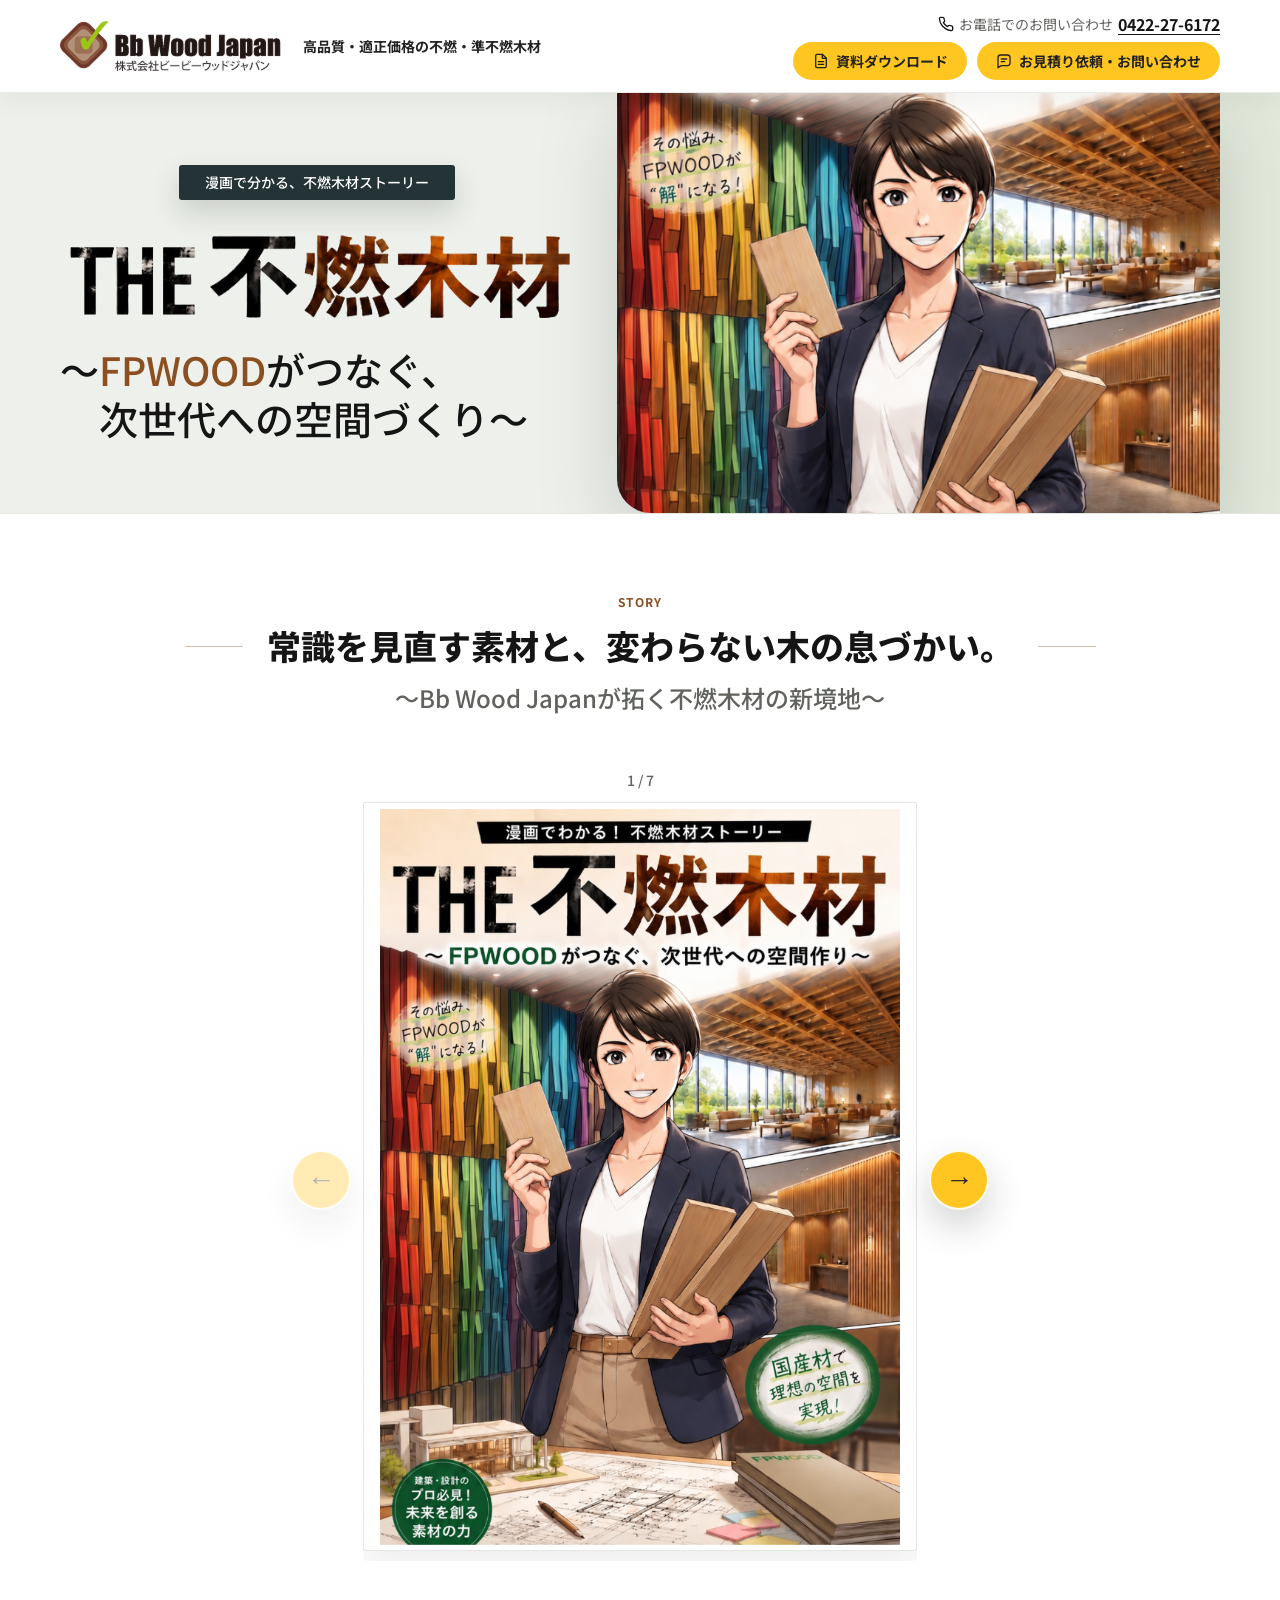
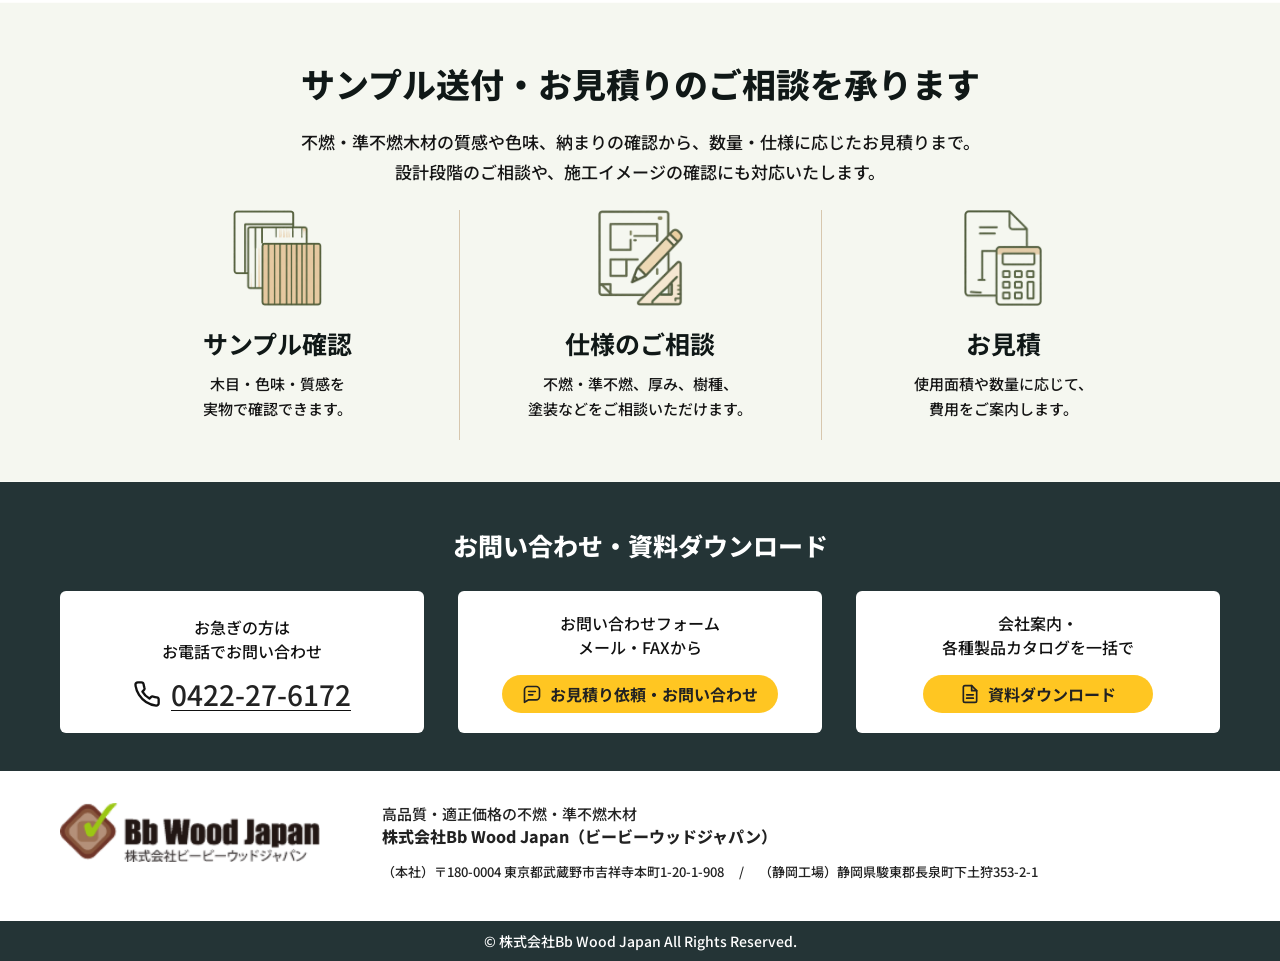
<file: lp/manga_y/index.html>
<!doctype html>
<html lang="ja">
  <head>
    <meta charset="UTF-8" />
    <meta name="viewport" content="width=device-width, initial-scale=1.0" />
    <!-- Google Tag Manager -->
    <script>(function(w,d,s,l,i){w[l]=w[l]||[];w[l].push({'gtm.start':
    new Date().getTime(),event:'gtm.js'});var f=d.getElementsByTagName(s)[0],
    j=d.createElement(s),dl=l!='dataLayer'?'&l='+l:'';j.async=true;j.src=
    'https://www.googletagmanager.com/gtm.js?id='+i+dl;f.parentNode.insertBefore(j,f);
    })(window,document,'script','dataLayer','GTM-MS66ZN3');</script>
    <!-- End Google Tag Manager -->
    <title>&#x6F2B;&#x753B;&#x3067;&#x5206;&#x304B;&#x308B;&#x3001;&#x4E0D;&#x71C3;&#x6728;&#x6750;&#x30B9;&#x30C8;&#x30FC;&#x30EA;&#x30FC; &#xFF5C; THE &#x4E0D;&#x71C3;&#x6728;&#x6750; &#xFF5E;FPWOOD&#x304C;&#x3064;&#x306A;&#x3050;&#x3001; &#x6B21;&#x4E16;&#x4EE3;&#x3078;&#x306E;&#x7A7A;&#x9593;&#x3065;&#x304F;&#x308A;&#xFF5E; | &#x682A;&#x5F0F;&#x4F1A;&#x793E;Bb Wood Japan</title>
    <link rel="icon" href="../assets/images/favicon.ico" />
    <link rel="preconnect" href="https://fonts.googleapis.com" />
    <link rel="preconnect" href="https://fonts.gstatic.com" crossorigin />
    <link href="https://fonts.googleapis.com/css2?family=Noto+Sans+JP:wght@400;500;700;800;900&display=swap" rel="stylesheet" />
    <link rel="stylesheet" href="../assets/css/style.css" />
  </head>
  <body class="manga-slideshow-page manga-single-page">
    <!-- Google Tag Manager (noscript) -->
    <noscript><iframe src="https://www.googletagmanager.com/ns.html?id=GTM-MS66ZN3"
    height="0" width="0" style="display:none;visibility:hidden"></iframe></noscript>
    <!-- End Google Tag Manager (noscript) -->
    <header class="topbar">
      <div class="container topbar-inner">
        <input class="nav-toggle" type="checkbox" id="nav-toggle" />
        <div class="brand">
          <img class="logo-mark" src="../assets/images/logo.png" alt="" />
          <p class="brand-tagline">&#x9AD8;&#x54C1;&#x8CEA;&#x30FB;&#x9069;&#x6B63;&#x4FA1;&#x683C;&#x306E;&#x4E0D;&#x71C3;&#x30FB;&#x6E96;&#x4E0D;&#x71C3;&#x6728;&#x6750;</p>
        </div>
        <label class="menu-button menu-open" for="nav-toggle" aria-label="menu">
          <span></span>
          <span></span>
          <span></span>
        </label>
        <div class="header-actions">
          <label class="menu-button menu-close" for="nav-toggle" aria-label="close menu">
            <span></span>
            <span></span>
            <span></span>
          </label>
          <p class="header-phone">
            <svg class="header-icon" aria-hidden="true" viewBox="0 0 24 24">
              <path d="M22 16.92v3a2 2 0 0 1-2.18 2 19.79 19.79 0 0 1-8.63-3.07 19.5 19.5 0 0 1-6-6A19.79 19.79 0 0 1 2.12 4.18 2 2 0 0 1 4.11 2h3a2 2 0 0 1 2 1.72c.13.96.35 1.9.66 2.81a2 2 0 0 1-.45 2.11L8.09 9.91a16 16 0 0 0 6 6l1.27-1.27a2 2 0 0 1 2.11-.45c.91.31 1.85.53 2.81.66A2 2 0 0 1 22 16.92Z" />
            </svg>
            <span>&#x304A;&#x96FB;&#x8A71;&#x3067;&#x306E;&#x304A;&#x554F;&#x3044;&#x5408;&#x308F;&#x305B;</span>
            <strong><a class="phone-number" href="tel:0422-27-6172">0422-27-6172</a></strong>
          </p>
          <div class="btn-row">
            <a class="pill" href="https://bbwoodjapan.com/dl">
              <svg class="header-icon" aria-hidden="true" viewBox="0 0 24 24">
                <path d="M14 2H6a2 2 0 0 0-2 2v16a2 2 0 0 0 2 2h12a2 2 0 0 0 2-2V8Z" />
                <path d="M14 2v6h6" />
                <path d="M8 13h8" />
                <path d="M8 17h8" />
              </svg>
              <span>&#x8CC7;&#x6599;&#x30C0;&#x30A6;&#x30F3;&#x30ED;&#x30FC;&#x30C9;</span>
            </a>
            <a class="pill" href="https://bbwoodjapan.com/contact">
              <svg class="header-icon" aria-hidden="true" viewBox="0 0 24 24">
                <path d="M21 15a4 4 0 0 1-4 4H8l-5 3V7a4 4 0 0 1 4-4h10a4 4 0 0 1 4 4Z" />
                <path d="M8 9h8" />
                <path d="M8 13h5" />
              </svg>
              <span>&#x304A;&#x898B;&#x7A4D;&#x308A;&#x4F9D;&#x983C;&#x30FB;&#x304A;&#x554F;&#x3044;&#x5408;&#x308F;&#x305B;</span>
            </a>
          </div>
        </div>
      </div>
    </header>

    <main>
      <section class="hero">
        <div class="container hero-inner">
          <div class="hero-copy">
            <p class="badge">&#x6F2B;&#x753B;&#x3067;&#x5206;&#x304B;&#x308B;&#x3001;&#x4E0D;&#x71C3;&#x6728;&#x6750;&#x30B9;&#x30C8;&#x30FC;&#x30EA;&#x30FC;</p>
            <div class="hero-title-block">
              <h1>
                <img class="manga-title-image" src="../assets/images/manga_title.png" alt="THE &#x4E0D;&#x71C3;&#x6728;&#x6750;" />
              </h1>
              <p>&#xFF5E;<span class="wood-word">FPWOOD</span>&#x304C;&#x3064;&#x306A;&#x3050;&#x3001;<br class="pc-break" />&#x6B21;&#x4E16;&#x4EE3;&#x3078;&#x306E;&#x7A7A;&#x9593;&#x3065;&#x304F;&#x308A;&#xFF5E;</p>
            </div>
          </div>
          <div class="hero-art">
            <img src="../assets/images/y_manga/main_visual_pc.png" alt="THE fuen mokuzai main visual" />
          </div>
        </div>
      </section>

      <section class="container intro">
        <h2>&#x5E38;&#x8B58;&#x3092;&#x898B;&#x76F4;&#x3059;&#x7D20;&#x6750;&#x3068;&#x3001;&#x5909;&#x308F;&#x3089;&#x306A;&#x3044;&#x6728;&#x306E;&#x606F;&#x3065;&#x304B;&#x3044;&#x3002;</h2>
        <p>&#x301C;Bb Wood Japan&#x304C;&#x62D3;&#x304F;&#x4E0D;&#x71C3;&#x6728;&#x6750;&#x306E;&#x65B0;&#x5883;&#x5730;&#x301C;</p>
      </section>

      <section class="container manga-reader" aria-label="manga viewer">
        <p class="manga-counter"><span id="manga-current">1</span> / <span id="manga-total">7</span></p>

        <div class="manga-stage">
          <button class="manga-nav manga-prev" type="button" aria-label="previous page">&larr;</button>

          <div class="manga-strip" tabindex="0">
            <article class="manga-page" aria-label="page 1">
              <img src="../assets/images/y_manga/scene_0.png" alt="manga page 1" />
            </article>
            <article class="manga-page" aria-label="page 2">
              <img src="../assets/images/y_manga/scene_1.png" alt="manga page 2" />
            </article>
            <article class="manga-page" aria-label="page 3">
              <img src="../assets/images/y_manga/scene_2.png" alt="manga page 3" />
            </article>
            <article class="manga-page" aria-label="page 4">
              <img src="../assets/images/y_manga/scene_3.png" alt="manga page 4" />
            </article>
            <article class="manga-page" aria-label="page 5">
              <img src="../assets/images/y_manga/scene_4.png" alt="manga page 5" />
            </article>
            <article class="manga-page" aria-label="page 6">
              <img src="../assets/images/y_manga/scene_5.png" alt="manga page 6" />
            </article>
            <article class="manga-page" aria-label="page 7">
              <img src="../assets/images/y_manga/scene_6.png" alt="manga page 7" />
            </article>
          </div>

          <button class="manga-nav manga-next" type="button" aria-label="next page">&rarr;</button>
        </div>
      </section>

      <section class="container cta-card" id="contact">
        <h3>&#x30B5;&#x30F3;&#x30D7;&#x30EB;&#x9001;&#x4ED8;&#x30FB;&#x304A;&#x898B;&#x7A4D;&#x308A;&#x306E;&#x3054;&#x76F8;&#x8AC7;&#x3092;&#x627F;&#x308A;&#x307E;&#x3059;</h3>
        <p class="consult-lead">&#x4E0D;&#x71C3;&#x30FB;&#x6E96;&#x4E0D;&#x71C3;&#x6728;&#x6750;&#x306E;&#x8CEA;&#x611F;&#x3084;&#x8272;&#x5473;&#x3001;&#x7D0D;&#x307E;&#x308A;&#x306E;&#x78BA;&#x8A8D;&#x304B;&#x3089;&#x3001;&#x6570;&#x91CF;&#x30FB;&#x4ED5;&#x69D8;&#x306B;&#x5FDC;&#x3058;&#x305F;&#x304A;&#x898B;&#x7A4D;&#x308A;&#x307E;&#x3067;&#x3002;<br />&#x8A2D;&#x8A08;&#x6BB5;&#x968E;&#x306E;&#x3054;&#x76F8;&#x8AC7;&#x3084;&#x3001;&#x65BD;&#x5DE5;&#x30A4;&#x30E1;&#x30FC;&#x30B8;&#x306E;&#x78BA;&#x8A8D;&#x306B;&#x3082;&#x5BFE;&#x5FDC;&#x3044;&#x305F;&#x3057;&#x307E;&#x3059;&#x3002;</p>
        <div class="consult-grid">
          <div class="consult-item">
            <img class="consult-icon" src="../assets/images/contact_icon_1.png" alt="" />
            <h4>&#x30B5;&#x30F3;&#x30D7;&#x30EB;&#x78BA;&#x8A8D;</h4>
            <p>&#x6728;&#x76EE;&#x30FB;&#x8272;&#x5473;&#x30FB;&#x8CEA;&#x611F;&#x3092;<br />&#x5B9F;&#x7269;&#x3067;&#x78BA;&#x8A8D;&#x3067;&#x304D;&#x307E;&#x3059;&#x3002;</p>
          </div>
          <div class="consult-item">
            <img class="consult-icon" src="../assets/images/contact_icon_2.png" alt="" />
            <h4>&#x4ED5;&#x69D8;&#x306E;&#x3054;&#x76F8;&#x8AC7;</h4>
            <p>&#x4E0D;&#x71C3;&#x30FB;&#x6E96;&#x4E0D;&#x71C3;&#x3001;&#x539A;&#x307F;&#x3001;&#x6A39;&#x7A2E;&#x3001;<br />&#x5857;&#x88C5;&#x306A;&#x3069;&#x3092;&#x3054;&#x76F8;&#x8AC7;&#x3044;&#x305F;&#x3060;&#x3051;&#x307E;&#x3059;&#x3002;</p>
          </div>
          <div class="consult-item">
            <img class="consult-icon" src="../assets/images/contact_icon_3.png" alt="" />
            <h4>&#x304A;&#x898B;&#x7A4D;</h4>
            <p>&#x4F7F;&#x7528;&#x9762;&#x7A4D;&#x3084;&#x6570;&#x91CF;&#x306B;&#x5FDC;&#x3058;&#x3066;&#x3001;<br />&#x8CBB;&#x7528;&#x3092;&#x3054;&#x6848;&#x5185;&#x3057;&#x307E;&#x3059;&#x3002;</p>
          </div>
        </div>
      </section>

      <section class="contact-band" id="download">
        <div class="container">
          <h3>&#x304A;&#x554F;&#x3044;&#x5408;&#x308F;&#x305B;&#x30FB;&#x8CC7;&#x6599;&#x30C0;&#x30A6;&#x30F3;&#x30ED;&#x30FC;&#x30C9;</h3>
          <div class="contact-grid">
            <div class="contact-box">
              <p>&#x304A;&#x6025;&#x304E;&#x306E;&#x65B9;&#x306F;<br />&#x304A;&#x96FB;&#x8A71;&#x3067;&#x304A;&#x554F;&#x3044;&#x5408;&#x308F;&#x305B;</p>
              <strong class="contact-phone">
                <svg class="contact-icon" aria-hidden="true" viewBox="0 0 24 24">
                  <path d="M22 16.92v3a2 2 0 0 1-2.18 2 19.79 19.79 0 0 1-8.63-3.07 19.5 19.5 0 0 1-6-6A19.79 19.79 0 0 1 2.12 4.18 2 2 0 0 1 4.11 2h3a2 2 0 0 1 2 1.72c.13.96.35 1.9.66 2.81a2 2 0 0 1-.45 2.11L8.09 9.91a16 16 0 0 0 6 6l1.27-1.27a2 2 0 0 1 2.11-.45c.91.31 1.85.53 2.81.66A2 2 0 0 1 22 16.92Z" />
                </svg>
                <a class="phone-number" href="tel:0422-27-6172">0422-27-6172</a>
              </strong>
            </div>
            <div class="contact-box">
              <p>&#x304A;&#x554F;&#x3044;&#x5408;&#x308F;&#x305B;&#x30D5;&#x30A9;&#x30FC;&#x30E0;<br />&#x30E1;&#x30FC;&#x30EB;&#x30FB;FAX&#x304B;&#x3089;</p>
              <a href="https://bbwoodjapan.com/contact">
                <svg class="contact-icon" aria-hidden="true" viewBox="0 0 24 24">
                  <path d="M21 15a4 4 0 0 1-4 4H8l-5 3V7a4 4 0 0 1 4-4h10a4 4 0 0 1 4 4Z" />
                  <path d="M8 9h8" />
                  <path d="M8 13h5" />
                </svg>
                <span>&#x304A;&#x898B;&#x7A4D;&#x308A;&#x4F9D;&#x983C;&#x30FB;&#x304A;&#x554F;&#x3044;&#x5408;&#x308F;&#x305B;</span>
              </a>
            </div>
            <div class="contact-box">
              <p>&#x4F1A;&#x793E;&#x6848;&#x5185;&#x30FB;<br />&#x5404;&#x7A2E;&#x88FD;&#x54C1;&#x30AB;&#x30BF;&#x30ED;&#x30B0;&#x3092;&#x4E00;&#x62EC;&#x3067;</p>
              <a href="https://bbwoodjapan.com/dl">
                <svg class="contact-icon" aria-hidden="true" viewBox="0 0 24 24">
                  <path d="M14 2H6a2 2 0 0 0-2 2v16a2 2 0 0 0 2 2h12a2 2 0 0 0 2-2V8Z" />
                  <path d="M14 2v6h6" />
                  <path d="M8 13h8" />
                  <path d="M8 17h8" />
                </svg>
                <span>&#x8CC7;&#x6599;&#x30C0;&#x30A6;&#x30F3;&#x30ED;&#x30FC;&#x30C9;</span>
              </a>
            </div>
          </div>
        </div>
      </section>
    </main>

    <footer class="site-footer">
      <div class="container footer-main">
        <img class="footer-logo" src="../assets/images/logo.png" alt="Bb Wood Japan" />
        <div class="footer-info">
          <p class="footer-lead">&#x9AD8;&#x54C1;&#x8CEA;&#x30FB;&#x9069;&#x6B63;&#x4FA1;&#x683C;&#x306E;&#x4E0D;&#x71C3;&#x30FB;&#x6E96;&#x4E0D;&#x71C3;&#x6728;&#x6750;</p>
          <p class="footer-company">&#x682A;&#x5F0F;&#x4F1A;&#x793E;Bb Wood Japan&#xFF08;&#x30D3;&#x30FC;&#x30D3;&#x30FC;&#x30A6;&#x30C3;&#x30C9;&#x30B8;&#x30E3;&#x30D1;&#x30F3;&#xFF09;</p>
          <p class="footer-address">&#xFF08;&#x672C;&#x793E;&#xFF09;&#x3012;180-0004 &#x6771;&#x4EAC;&#x90FD;&#x6B66;&#x8535;&#x91CE;&#x5E02;&#x5409;&#x7965;&#x5BFA;&#x672C;&#x753A;1-20-1-908 <span>/</span> &#xFF08;&#x9759;&#x5CA1;&#x5DE5;&#x5834;&#xFF09;&#x9759;&#x5CA1;&#x770C;&#x99FF;&#x6771;&#x90E1;&#x9577;&#x6CC9;&#x753A;&#x4E0B;&#x571F;&#x72E9;353-2-1</p>
        </div>
      </div>
      <div class="footer-copy">&copy; &#x682A;&#x5F0F;&#x4F1A;&#x793E;Bb Wood Japan All Rights Reserved.</div>
    </footer>

    <nav class="mobile-fixed-cta" aria-label="mobile contact actions">
      <a href="tel:0422-27-6172">
        <svg class="mobile-fixed-icon" aria-hidden="true" viewBox="0 0 24 24">
          <path d="M22 16.92v3a2 2 0 0 1-2.18 2 19.79 19.79 0 0 1-8.63-3.07 19.5 19.5 0 0 1-6-6A19.79 19.79 0 0 1 2.12 4.18 2 2 0 0 1 4.11 2h3a2 2 0 0 1 2 1.72c.13.96.35 1.9.66 2.81a2 2 0 0 1-.45 2.11L8.09 9.91a16 16 0 0 0 6 6l1.27-1.27a2 2 0 0 1 2.11-.45c.91.31 1.85.53 2.81.66A2 2 0 0 1 22 16.92Z" />
        </svg>
        <span>&#x96FB;&#x8A71;</span>
      </a>
      <a href="https://bbwoodjapan.com/contact">
        <svg class="mobile-fixed-icon" aria-hidden="true" viewBox="0 0 24 24">
          <path d="M21 15a4 4 0 0 1-4 4H8l-5 3V7a4 4 0 0 1 4-4h10a4 4 0 0 1 4 4Z" />
          <path d="M8 9h8" />
          <path d="M8 13h5" />
        </svg>
        <span>&#x304A;&#x554F;&#x3044;&#x5408;&#x308F;&#x305B;</span>
      </a>
      <a href="https://bbwoodjapan.com/dl">
        <svg class="mobile-fixed-icon" aria-hidden="true" viewBox="0 0 24 24">
          <path d="M14 2H6a2 2 0 0 0-2 2v16a2 2 0 0 0 2 2h12a2 2 0 0 0 2-2V8Z" />
          <path d="M14 2v6h6" />
          <path d="M8 13h8" />
          <path d="M8 17h8" />
        </svg>
        <span>&#x8CC7;&#x6599;&#x30C0;&#x30A6;&#x30F3;&#x30ED;&#x30FC;&#x30C9;</span>
      </a>
    </nav>

    <script>
      const strip = document.querySelector(".manga-strip");
      const pages = Array.from(document.querySelectorAll(".manga-page"));
      const prevButton = document.querySelector(".manga-prev");
      const nextButton = document.querySelector(".manga-next");
      const current = document.querySelector("#manga-current");
      const total = document.querySelector("#manga-total");
      const topbar = document.querySelector(".topbar");
      const mobileFixedCta = document.querySelector(".mobile-fixed-cta");
      const contactBand = document.querySelector(".contact-band");
      let isDragging = false;
      let dragStartX = 0;
      let dragStartScrollLeft = 0;
      let dragStartIndex = 0;
      let dragDelta = 0;

      total.textContent = pages.length;

      const updateMangaPageHeight = () => {
        const viewportHeight = window.visualViewport?.height || window.innerHeight;
        const headerHeight = topbar?.offsetHeight || 0;
        const counterHeight = document.querySelector(".manga-counter")?.offsetHeight || 0;
        const stripStyle = window.getComputedStyle(strip);
        const counterStyle = window.getComputedStyle(document.querySelector(".manga-counter"));
        const stripVerticalSpace =
          parseFloat(stripStyle.paddingTop) +
          parseFloat(stripStyle.paddingBottom) +
          4;
        const counterSpace =
          counterHeight +
          parseFloat(counterStyle.marginTop) +
          parseFloat(counterStyle.marginBottom);
        const readerInset = window.matchMedia("(max-width: 800px)").matches ? 8 : 12;
        const fixedCtaHeight =
          window.matchMedia("(max-width: 800px)").matches && mobileFixedCta
            ? mobileFixedCta.offsetHeight
            : 0;
        const pageHeight = Math.max(
          240,
          Math.floor(viewportHeight - headerHeight - counterSpace - stripVerticalSpace - readerInset - fixedCtaHeight)
        );

        document.documentElement.style.setProperty("--manga-page-height", `${pageHeight}px`);
      };

      const updateMobileFixedCta = () => {
        if (!mobileFixedCta || !contactBand) return;

        const isMobile = window.matchMedia("(max-width: 800px)").matches;
        const viewportHeight = window.visualViewport?.height || window.innerHeight;
        const shouldHide = isMobile && window.scrollY + viewportHeight >= contactBand.offsetTop;

        mobileFixedCta.classList.toggle("is-hidden", shouldHide);
      };

      const getActiveIndex = () => {
        const stripCenter = strip.scrollLeft + strip.clientWidth / 2;
        return pages.reduce((closestIndex, page, index) => {
          const pageCenter = page.offsetLeft + page.clientWidth / 2;
          const closestPage = pages[closestIndex];
          const closestCenter = closestPage.offsetLeft + closestPage.clientWidth / 2;
          return Math.abs(pageCenter - stripCenter) < Math.abs(closestCenter - stripCenter)
            ? index
            : closestIndex;
        }, 0);
      };

      const updateControls = () => {
        const index = getActiveIndex();
        current.textContent = index + 1;
        prevButton.disabled = index === 0;
        nextButton.disabled = index === pages.length - 1;
      };

      const scrollToPage = (index) => {
        pages[index].scrollIntoView({ behavior: "smooth", block: "nearest", inline: "center" });
      };

      const endDrag = (event) => {
        if (!isDragging) return;

        isDragging = false;
        strip.classList.remove("is-dragging");

        if (strip.hasPointerCapture(event.pointerId)) {
          strip.releasePointerCapture(event.pointerId);
        }

        const pageChangeThreshold = strip.clientWidth * 0.12;
        const targetIndex =
          Math.abs(dragDelta) > pageChangeThreshold
            ? dragStartIndex + (dragDelta < 0 ? 1 : -1)
            : getActiveIndex();

        scrollToPage(Math.max(0, Math.min(targetIndex, pages.length - 1)));
      };

      prevButton.addEventListener("click", () => scrollToPage(Math.max(getActiveIndex() - 1, 0)));
      nextButton.addEventListener("click", () => scrollToPage(Math.min(getActiveIndex() + 1, pages.length - 1)));
      strip.addEventListener("pointerdown", (event) => {
        if (!event.isPrimary || event.button > 0) return;

        isDragging = true;
        dragStartX = event.clientX;
        dragStartScrollLeft = strip.scrollLeft;
        dragStartIndex = getActiveIndex();
        dragDelta = 0;
        strip.classList.add("is-dragging");
        strip.setPointerCapture(event.pointerId);
      });
      strip.addEventListener("pointermove", (event) => {
        if (!isDragging) return;

        dragDelta = event.clientX - dragStartX;
        strip.scrollLeft = dragStartScrollLeft - dragDelta;
      });
      strip.addEventListener("pointerup", endDrag);
      strip.addEventListener("pointercancel", endDrag);
      strip.addEventListener("scroll", () => window.requestAnimationFrame(updateControls), { passive: true });
      window.addEventListener("scroll", updateMobileFixedCta, { passive: true });
      window.addEventListener("resize", () => {
        updateMangaPageHeight();
        updateControls();
        updateMobileFixedCta();
      });
      window.visualViewport?.addEventListener("resize", () => {
        updateMangaPageHeight();
        updateControls();
        updateMobileFixedCta();
      });
      updateMangaPageHeight();
      updateControls();
      updateMobileFixedCta();
    </script>
  </body>
</html>
</file>
<file: assets/css/style.css>
:root {
  --text: #151515;
  --muted: #5f625d;
  --line: #e2e4df;
  --soft: #f3f5ef;
  --surface: #fff;
  --accent: #7faa36;
  --wood: #8b623f;
  --dark: #243436;
  --ink: #101817;
  --shadow: 0 18px 48px rgba(22, 28, 24, 0.12);
  --shadow-strong: 0 28px 70px rgba(20, 28, 24, 0.18);
  --manga-page-height: 720px;
  --manga-page-width: min(680px, calc(var(--manga-page-height) * 0.74), 100%);
}

* { box-sizing: border-box; }

body {
  margin: 0;
  font-family: "Noto Sans JP", "Yu Gothic", "Meiryo", sans-serif;
  color: var(--text);
  background: #f7f8f4;
  line-height: 1.6;
  text-rendering: optimizeLegibility;
}

main {
  background: #fff;
}

img { max-width: 100%; }

.pc-break {
  display: inline;
}

.container {
  width: min(1160px, calc(100% - 56px));
  margin: 0 auto;
}

.topbar {
  position: sticky;
  top: 0;
  z-index: 10;
  background: rgba(255, 255, 255, 0.94);
  border-bottom: 1px solid rgba(226, 228, 223, 0.7);
  box-shadow: 0 8px 26px rgba(20, 28, 24, 0.05);
  backdrop-filter: blur(10px);
}

.topbar-inner {
  min-height: 92px;
  display: flex;
  align-items: center;
  justify-content: space-between;
  gap: 20px;
}

.nav-toggle,
.menu-button {
  display: none;
}

.brand {
  display: flex;
  align-items: center;
  gap: 22px;
  min-width: 0;
}

.brand > div {
  min-width: 0;
}

.logo-mark {
  width: 221px;
  height: 50px;
  display: block;
  object-fit: contain;
  flex: 0 0 auto;
}

.brand-tagline {
  margin: 0;
  color: #222;
  font-size: 14px;
  font-weight: 700;
  line-height: 1.35;
  white-space: nowrap;
}

.brand-name {
  margin: 0;
  font-size: 25px;
  font-weight: 900;
  line-height: 0.98;
  white-space: nowrap;
}

.brand-sub {
  margin: 4px 0 0;
  color: var(--muted);
  font-size: 12px;
  line-height: 1;
  white-space: nowrap;
}

.header-actions {
  text-align: right;
  font-size: 14px;
  color: var(--muted);
}

.header-actions p {
  margin: 0 0 5px;
}

.header-phone {
  display: inline-flex;
  align-items: center;
  justify-content: flex-end;
  gap: 5px;
}

.header-actions strong {
  font-size: 16px;
  color: var(--text);
  text-decoration: underline;
  text-decoration-thickness: 1px;
  text-underline-offset: 3px;
}

.phone-number {
  color: inherit;
  text-decoration: inherit;
}

.btn-row {
  display: flex;
  justify-content: flex-end;
  gap: 10px;
}

.header-icon {
  width: 16px;
  height: 16px;
  display: inline-block;
  flex: 0 0 auto;
  fill: none;
  stroke: currentColor;
  stroke-width: 2;
  stroke-linecap: round;
  stroke-linejoin: round;
}

.header-phone .header-icon {
  color: var(--text);
}

.pill {
  min-width: 174px;
  border-radius: 999px;
  background: #ffc622;
  color: #222;
  border: 1px solid transparent;
  display: inline-flex;
  align-items: center;
  justify-content: center;
  gap: 7px;
  padding: 7px 18px;
  font-size: 14px;
  font-weight: 700;
  text-decoration: none;
  white-space: nowrap;
  transition: transform 0.18s ease, box-shadow 0.18s ease, background 0.18s ease;
}

.pill:hover {
  background: #ffd24a;
  box-shadow: 0 10px 24px rgba(26, 34, 30, 0.12);
  transform: translateY(-1px);
}

.hero {
  position: relative;
  isolation: isolate;
  background:
    linear-gradient(90deg, #eef1eb 0%, #eef1eb 50%, #e3eadc 50%, #e3eadc 100%);
  border-bottom: 1px solid rgba(226, 228, 223, 0.8);
  overflow: hidden;
}

.hero::before {
  content: "";
  position: absolute;
  inset: 32px max(24px, calc((100vw - 1160px) / 2)) 32px;
  z-index: -1;
  border: 1px solid transparent;
  background: transparent;
  box-shadow: none;
}

.hero-inner {
  display: grid;
  grid-template-columns: minmax(420px, 0.92fr) minmax(520px, 1.08fr);
  align-items: center;
  gap: 44px;
  min-height: 420px;
}

.hero-copy {
  text-align: center;
  padding: 54px 0 52px;
}

.hero-title-block {
  display: inline-block;
  text-align: left;
}

.badge {
  margin: 0 0 28px;
  background: var(--dark);
  color: #fff;
  display: inline-block;
  padding: 8px 26px;
  border-radius: 3px;
  font-size: 14px;
  font-weight: 500;
  line-height: 1.35;
  box-shadow: 0 12px 28px rgba(36, 46, 44, 0.18);
}

.hero h1 {
  margin: 0 0 18px;
  line-height: 1;
}

.manga-title-image {
  display: block;
  width: min(540px, 100%);
  height: auto;
}

.hero-title-block p {
  margin: 0;
  padding-left: 1em;
  text-indent: -1em;
  font-size: clamp(29px, 3.05vw, 42px);
  line-height: 1.25;
  font-weight: 500;
}

.wood-word {
  color: #8b4f22;
}

.hero-art {
  align-self: stretch;
  display: flex;
  align-items: flex-end;
  justify-content: center;
  overflow: visible;
  filter: drop-shadow(0 28px 38px rgba(27, 34, 31, 0.18));
}

.hero-art img {
  display: block;
  width: min(100%, 660px);
  height: 420px;
  max-height: none;
  object-fit: cover;
  object-position: left top;
  border-radius: 0 0 0 34px;
}

.intro {
  position: relative;
  text-align: center;
  padding: 78px 0 52px;
}

.intro::before {
  content: "STORY";
  display: flex;
  align-items: center;
  justify-content: center;
  width: fit-content;
  gap: 12px;
  margin: 0 auto 12px;
  color: #8b4f22;
  font-size: 12px;
  font-weight: 700;
  letter-spacing: 0.08em;
}

.intro::after {
  content: none;
}

.intro h2 {
  position: relative;
  display: inline-block;
  margin: 0 0 10px;
  font-size: clamp(24px, 3.6vw, 34px);
  line-height: 1.35;
  font-weight: 800;
}

.intro h2::before,
.intro h2::after {
  content: "";
  position: absolute;
  top: 50%;
  width: 58px;
  height: 1px;
  background: rgba(139, 79, 34, 0.36);
}

.intro h2::before {
  right: calc(100% + 24px);
}

.intro h2::after {
  left: calc(100% + 24px);
}

.intro p {
  margin: 0;
  color: var(--muted);
  font-size: 24px;
  font-weight: 500;
}

.manga-reader {
  width: 100%;
  max-width: none;
  background: #fff;
  padding-bottom: 42px;
}

.manga-slideshow-page .manga-page {
  background: var(--surface);
  border: 1px solid rgba(226, 228, 223, 0.9);
  border-radius: 3px;
  color: #444;
  overflow: hidden;
  font-weight: 700;
  box-shadow: 0 16px 42px rgba(25, 30, 28, 0.08);
}

.manga-slideshow-page .manga-page img {
  display: block;
  width: 100%;
}

.manga-slideshow-page .manga-nav {
  position: absolute;
  top: 50%;
  z-index: 2;
  width: 60px;
  height: 60px;
  border: 2px solid rgba(255, 255, 255, 0.92);
  border-radius: 999px;
  background: #ffc622;
  color: #222;
  display: inline-grid;
  place-items: center;
  font-size: 28px;
  font-weight: 500;
  cursor: pointer;
  box-shadow: 0 16px 36px rgba(25, 30, 28, 0.2);
  transform: translateY(-50%);
  transition: transform 0.18s ease, box-shadow 0.18s ease, opacity 0.18s ease;
}

.manga-slideshow-page .manga-nav:hover:not(:disabled) {
  transform: translateY(calc(-50% - 1px));
  background: #ffd24a;
  box-shadow: 0 18px 38px rgba(25, 30, 28, 0.24);
}

.manga-slideshow-page .manga-nav:disabled {
  cursor: default;
  opacity: 0.34;
}

.manga-slideshow-page .manga-counter {
  margin: 0 0 8px;
  color: var(--muted);
  font-size: 14px;
  font-weight: 500;
  text-align: center;
}

.manga-slideshow-page .manga-stage {
  position: relative;
  width: min(820px, 100%);
  margin: 0 auto;
}

.manga-slideshow-page .manga-prev {
  left: 24px;
}

.manga-slideshow-page .manga-next {
  right: 24px;
}

.manga-slideshow-page .manga-strip {
  display: flex;
  gap: 28px;
  overflow-x: auto;
  overscroll-behavior-x: contain;
  scroll-snap-type: x mandatory;
  scroll-padding-inline: 70px;
  padding: 2px 70px 10px;
  border-radius: 4px;
  cursor: grab;
  touch-action: pan-y;
  user-select: none;
  scrollbar-width: thin;
  scrollbar-color: rgba(36, 52, 54, 0.38) transparent;
}

.manga-slideshow-page .manga-strip.is-dragging {
  cursor: grabbing;
  scroll-snap-type: none;
}

.manga-slideshow-page .manga-strip::-webkit-scrollbar {
  height: 10px;
}

.manga-slideshow-page .manga-strip::-webkit-scrollbar-track {
  background: transparent;
}

.manga-slideshow-page .manga-strip::-webkit-scrollbar-thumb {
  background: rgba(36, 52, 54, 0.34);
  border-radius: 999px;
}

.manga-slideshow-page .manga-page {
  flex: 0 0 var(--manga-page-width);
  height: var(--manga-page-height);
  min-height: 0;
  display: grid;
  place-items: center;
  scroll-snap-align: center;
}

.manga-slideshow-page .manga-page img {
  width: calc(100% - 24px);
  height: calc(100% - 12px);
  max-width: 100%;
  max-height: 100%;
  object-fit: contain;
  pointer-events: none;
  -webkit-user-drag: none;
}

.manga-single-page .manga-stage {
  width: min(760px, calc(var(--manga-page-height) * 0.74), calc(100% - 144px));
}

.manga-single-page .manga-strip {
  padding-inline: 0;
  scroll-padding-inline: 0;
  scrollbar-width: none;
}

.manga-single-page .manga-strip::-webkit-scrollbar {
  display: none;
}

.manga-single-page .manga-page {
  flex-basis: 100%;
}

.manga-single-page .manga-prev {
  left: -72px;
}

.manga-single-page .manga-next {
  right: -72px;
}

.cta-card {
  position: relative;
  display: block;
  background: #f5f7f0;
  padding: 58px 36px 42px;
  margin-bottom: 0;
  text-align: center;
  box-shadow: 0 0 0 100vmax #f5f7f0;
  clip-path: inset(0 -100vmax);
}

.cta-card h3 {
  margin: 0 0 20px;
  color: #101817;
  font-size: clamp(24px, 3.2vw, 34px);
  font-weight: 800;
  letter-spacing: 0;
  line-height: 1.35;
}

.cta-card p {
  margin: 0;
}

.consult-lead {
  color: #151515;
  font-size: 17px;
  font-weight: 500;
  line-height: 1.75;
}

.consult-grid {
  display: grid;
  grid-template-columns: repeat(3, minmax(0, 1fr));
  gap: 0;
  margin-top: 24px;
}

.consult-item {
  position: relative;
  padding: 0 34px 18px;
}

.consult-item + .consult-item {
  border-left: 1px solid #d7c7ae;
}

.consult-icon {
  width: 96px;
  height: 96px;
  margin-bottom: 14px;
  object-fit: contain;
}

.consult-item h4 {
  margin: 0 0 10px;
  color: #101817;
  font-size: 25px;
  font-weight: 700;
  line-height: 1.35;
}

.consult-item p {
  color: #151515;
  font-size: 15px;
  font-weight: 500;
  line-height: 1.7;
}

.contact-band {
  background: var(--dark);
  color: #fff;
  padding: 46px 0 38px;
}

.contact-band h3 {
  margin: 0 0 28px;
  text-align: center;
  font-size: 25px;
  line-height: 1.4;
  font-weight: 800;
}

.contact-grid {
  display: grid;
  grid-template-columns: repeat(3, minmax(0, 1fr));
  gap: 34px;
}

.contact-box {
  min-height: 124px;
  background: #fff;
  border-radius: 6px;
  color: #111;
  display: flex;
  flex-direction: column;
  align-items: center;
  justify-content: center;
  padding: 20px 18px;
  text-align: center;
}

.contact-box p {
  margin: 0 0 16px;
  font-size: 16px;
  line-height: 1.5;
  font-weight: 500;
}

.contact-box strong {
  font-size: 28px;
  line-height: 1.1;
  font-weight: 500;
  text-decoration: underline;
  text-decoration-thickness: 1px;
  text-underline-offset: 4px;
}

.contact-phone {
  display: inline-flex;
  align-items: center;
  gap: 10px;
}

.contact-icon {
  width: 20px;
  height: 20px;
  display: inline-block;
  flex: 0 0 auto;
  fill: none;
  stroke: currentColor;
  stroke-width: 2;
  stroke-linecap: round;
  stroke-linejoin: round;
}

.contact-phone .contact-icon {
  width: 28px;
  height: 28px;
  text-decoration: none;
}

.contact-box .contact-phone .phone-number {
  min-width: 0;
  border-radius: 0;
  background: transparent;
  display: inline;
  gap: 0;
  padding: 0;
  font-size: inherit;
  font-weight: inherit;
  line-height: inherit;
}

.contact-box a {
  min-width: 230px;
  border-radius: 999px;
  background: #ffc622;
  color: #222;
  display: inline-flex;
  align-items: center;
  justify-content: center;
  gap: 8px;
  padding: 9px 20px;
  font-size: 16px;
  font-weight: 700;
  line-height: 1.3;
  text-decoration: none;
  transition: transform 0.18s ease, box-shadow 0.18s ease, background 0.18s ease;
}

.contact-box a:not(.phone-number):hover {
  background: #ffd24a;
  box-shadow: 0 10px 24px rgba(26, 34, 30, 0.12);
  transform: translateY(-1px);
}

.site-footer {
  background: #fff;
  color: #222;
}

.footer-main {
  min-height: 150px;
  display: grid;
  grid-template-columns: 280px 1fr;
  align-items: start;
  gap: 42px;
  padding: 32px 0;
}

.footer-logo {
  width: 260px;
  height: auto;
  display: block;
}

.footer-info p {
  margin: 0;
}

.footer-lead {
  font-size: 15px;
  font-weight: 500;
  line-height: 1.45;
}

.footer-company {
  font-size: 16px;
  font-weight: 800;
  line-height: 1.45;
}

.footer-address {
  margin-top: 14px !important;
  font-size: 13px;
  font-weight: 500;
  line-height: 1.6;
}

.footer-address span {
  display: inline-block;
  margin: 0 12px;
}

.footer-copy {
  background: var(--dark);
  color: #fff;
  min-height: 40px;
  display: grid;
  place-items: center;
  padding: 8px 16px;
  font-size: 14px;
  font-weight: 500;
  text-align: center;
}

.mobile-fixed-cta {
  display: none;
}

@media (min-width: 801px) and (max-width: 1012px) {
  .topbar-inner {
    min-height: 102px;
  }

  .brand {
    align-items: center;
    flex-direction: column;
    gap: 6px;
    width: fit-content;
    flex: 0 0 auto;
    text-align: center;
  }

  .brand .logo-mark {
    margin-inline: auto;
  }

  .brand-tagline {
    font-size: 12px;
    width: 100%;
    text-align: center;
  }
}

@media (max-width: 800px) {
  .container {
    width: min(100% - 32px, 560px);
  }

  .topbar {
    position: sticky;
  }

  .topbar-inner {
    position: relative;
    min-height: 0;
    display: block;
    padding: 12px 0;
  }

  .brand {
    align-items: center;
    flex-direction: column;
    gap: 4px;
    padding-right: 58px;
    width: fit-content;
    min-width: 0;
    text-align: center;
  }

  .logo-mark {
    width: min(221px, calc(100vw - 112px));
    height: auto;
    margin-inline: auto;
  }

  .brand-tagline {
    font-size: 12px;
    line-height: 1.35;
    white-space: normal;
  }

  .brand-name {
    font-size: 28px;
    line-height: 0.95;
  }

  .brand-sub {
    margin-top: 6px;
    font-size: 12px;
  }

  .menu-button {
    position: absolute;
    top: 50%;
    right: 0;
    width: 42px;
    height: 42px;
    border: 1px solid rgba(226, 228, 223, 0.95);
    border-radius: 999px;
    background: #fff;
    display: inline-flex;
    flex: 0 0 auto;
    flex-direction: column;
    align-items: center;
    justify-content: center;
    gap: 5px;
    cursor: pointer;
    box-shadow: 0 10px 26px rgba(22, 28, 24, 0.1);
    transform: translateY(-50%);
  }

  .menu-close {
    display: none;
  }

  .menu-button span {
    width: 22px;
    height: 2px;
    border-radius: 999px;
    background: #222;
    display: block;
    transition: transform 0.2s ease, opacity 0.2s ease;
  }

  .header-actions {
    display: none;
    width: 100%;
    position: relative;
    text-align: left;
    font-size: 15px;
    margin-top: 12px;
    padding: 14px;
    border: 1px solid #e2e2e2;
    border-radius: 14px;
    background: #fff;
    box-shadow: 0 18px 44px rgba(20, 28, 24, 0.16);
  }

  .nav-toggle:checked ~ .header-actions {
    display: block;
  }

  .nav-toggle:checked ~ .menu-open {
    display: none;
  }

  .nav-toggle:checked ~ .header-actions .menu-close {
    position: absolute;
    top: 32px;
    right: 14px;
    z-index: 2;
    display: inline-flex;
    transform: translateY(-50%);
  }

  .nav-toggle:checked ~ .header-actions .menu-close span:nth-child(1) {
    transform: translateY(8px) rotate(45deg);
  }

  .nav-toggle:checked ~ .header-actions .menu-close span:nth-child(2) {
    opacity: 0;
  }

  .nav-toggle:checked ~ .header-actions .menu-close span:nth-child(3) {
    transform: translateY(-8px) rotate(-45deg);
  }

  .header-actions p {
    margin: 0 0 10px;
    padding-bottom: 10px;
    border-bottom: 1px solid #eee;
  }

  .header-phone {
    display: flex;
    justify-content: center;
    align-items: center;
    flex-wrap: wrap;
    gap: 6px;
    padding-inline: 52px;
    text-align: center;
  }

  .header-actions strong {
    font-size: 22px;
  }

  .phone-number {
    display: inline-block;
    margin-top: 4px;
  }

  .btn-row {
    justify-content: flex-start;
    flex-wrap: wrap;
    gap: 12px;
  }

  .pill {
    min-width: 0;
    width: 100%;
    min-height: 44px;
    padding: 10px 18px;
    font-size: 15px;
    background: #ffc622;
    color: #222;
    font-weight: 700;
  }

  .hero {
    background: linear-gradient(180deg, #f1f4ed 0%, #f1f4ed 62%, #e6ece0 100%);
  }

  .hero::before {
    inset: 16px;
  }

  .hero-inner {
    grid-template-columns: 1fr;
    gap: 0;
    min-height: 0;
    padding-top: 36px;
  }

  .hero-copy {
    padding: 0 0 24px;
  }

  .badge {
    margin-bottom: 26px;
    padding: 7px 18px;
    font-size: 17px;
  }

  .hero h1 {
    margin-bottom: 18px;
  }

  .manga-title-image {
    width: min(100%, 430px);
    margin-inline: auto;
  }

  .hero-title-block p {
    font-size: 28px;
    text-align: center;
    padding-left: 0;
    text-indent: 0;
  }

  .pc-break {
    display: inline;
  }

  .hero-art img {
    width: min(100%, 430px);
    height: auto;
    max-height: none;
    object-fit: contain;
    object-position: center top;
    border-radius: 24px 24px 0 0;
  }

  .intro {
    padding: 44px 0 32px;
  }

  .intro::before {
    margin-bottom: 12px;
  }

  .intro h2 {
    font-size: 23px;
  }

  .intro h2::before,
  .intro h2::after {
    display: none;
  }

  .intro p {
    font-size: 14px;
  }

  .manga-reader {
    width: 100%;
    padding-bottom: 28px;
  }

  .manga-slideshow-page .manga-stage {
    width: min(100%, calc(100% - 32px));
  }

  .manga-slideshow-page .manga-nav {
    width: 48px;
    height: 48px;
    font-size: 23px;
  }

  .manga-slideshow-page .manga-strip {
    gap: 18px;
    scroll-padding-inline: 40px;
    padding: 2px 40px 8px;
  }

  .manga-slideshow-page .manga-prev {
    left: 8px;
  }

  .manga-slideshow-page .manga-next {
    right: 8px;
  }

  .manga-slideshow-page .manga-page {
    flex-basis: var(--manga-page-width);
  }

  .manga-slideshow-page .manga-page {
    height: auto;
    display: block;
  }

  .manga-slideshow-page .manga-page img {
    width: 100%;
    height: auto;
    max-height: none;
  }

  .manga-single-page .manga-strip {
    padding-inline: 0;
    scroll-padding-inline: 0;
  }

  .manga-single-page .manga-stage {
    width: min(calc(var(--manga-page-height) * 0.74), calc(100% - 96px));
  }

  .manga-single-page .manga-page {
    flex-basis: 100%;
  }

  .manga-single-page .manga-prev {
    left: -48px;
  }

  .manga-single-page .manga-next {
    right: -48px;
  }

  .contact-grid {
    grid-template-columns: 1fr;
    gap: 22px;
  }

  .cta-card {
    padding: 36px 18px 24px;
    margin-bottom: 0;
  }

  .cta-card h3 {
    font-size: 23px;
  }

  .consult-lead {
    font-size: 14px;
    line-height: 1.75;
  }

  .consult-grid {
    grid-template-columns: 1fr;
    margin-top: 28px;
  }

  .consult-item {
    padding: 0 0 28px;
  }

  .consult-item + .consult-item {
    border-left: 0;
    border-top: 1px solid #d7c7ae;
    padding-top: 28px;
  }

  .consult-icon {
    width: 82px;
    height: 82px;
    margin-bottom: 10px;
  }

  .consult-item h4 {
    font-size: 22px;
  }

  .consult-item p {
    font-size: 14px;
  }

  .footer-main {
    min-height: 0;
    grid-template-columns: 1fr;
    gap: 18px;
    padding: 30px 0;
    text-align: left;
  }

  .footer-logo {
    width: min(260px, 100%);
  }

  .footer-address span {
    display: none;
  }

  .mobile-fixed-cta {
    position: fixed;
    right: 0;
    bottom: 0;
    left: 0;
    z-index: 20;
    display: grid;
    grid-template-columns: repeat(3, minmax(0, 1fr));
    gap: 0;
    padding: 0 8px env(safe-area-inset-bottom);
    background: transparent;
    border-top: 0;
    box-shadow: 0 -12px 30px rgba(20, 28, 24, 0.1);
    transition: transform 0.22s ease, opacity 0.22s ease, visibility 0.22s ease;
  }

  .mobile-fixed-cta.is-hidden {
    opacity: 0;
    visibility: hidden;
    transform: translateY(100%);
  }

  .mobile-fixed-cta a {
    min-width: 0;
    min-height: 50px;
    border-radius: 8px 8px 0 0;
    background: #ffc622;
    color: #222;
    display: inline-flex;
    flex-direction: column;
    align-items: center;
    justify-content: center;
    gap: 3px;
    padding: 6px 4px;
    font-size: 11px;
    font-weight: 700;
    line-height: 1.15;
    text-align: center;
    text-decoration: none;
    box-shadow: 0 -6px 16px rgba(20, 28, 24, 0.1);
    transition: background 0.18s ease, transform 0.18s ease;
  }

  .mobile-fixed-cta a:first-child {
    background: var(--dark);
    color: #fff;
  }

  .mobile-fixed-cta a:active {
    transform: translateY(1px);
  }

  .mobile-fixed-icon {
    width: 18px;
    height: 18px;
    fill: none;
    stroke: currentColor;
    stroke-width: 2;
    stroke-linecap: round;
    stroke-linejoin: round;
  }

}

@media (max-width: 420px) {
  .logo-mark {
    width: min(190px, calc(100vw - 104px));
    height: auto;
  }

  .brand-tagline {
    font-size: 11px;
  }

  .brand-name {
    font-size: 24px;
  }

  .brand-sub {
    font-size: 10px;
  }
}
</file>
<file: lp/assets/css/style.css>
:root {
  --text: #151515;
  --muted: #5f625d;
  --line: #e2e4df;
  --soft: #f3f5ef;
  --surface: #fff;
  --accent: #7faa36;
  --wood: #8b623f;
  --dark: #243436;
  --ink: #101817;
  --shadow: 0 18px 48px rgba(22, 28, 24, 0.12);
  --shadow-strong: 0 28px 70px rgba(20, 28, 24, 0.18);
  --manga-page-height: 720px;
  --manga-page-width: min(680px, calc(var(--manga-page-height) * 0.74), 100%);
}

* { box-sizing: border-box; }

body {
  margin: 0;
  font-family: "Noto Sans JP", "Yu Gothic", "Meiryo", sans-serif;
  color: var(--text);
  background: #f7f8f4;
  line-height: 1.6;
  text-rendering: optimizeLegibility;
}

main {
  background: #fff;
}

img { max-width: 100%; }

.pc-break {
  display: inline;
}

.container {
  width: min(1160px, calc(100% - 56px));
  margin: 0 auto;
}

.topbar {
  position: sticky;
  top: 0;
  z-index: 10;
  background: rgba(255, 255, 255, 0.94);
  border-bottom: 1px solid rgba(226, 228, 223, 0.7);
  box-shadow: 0 8px 26px rgba(20, 28, 24, 0.05);
  backdrop-filter: blur(10px);
}

.topbar-inner {
  min-height: 92px;
  display: flex;
  align-items: center;
  justify-content: space-between;
  gap: 20px;
}

.nav-toggle,
.menu-button {
  display: none;
}

.brand {
  display: flex;
  align-items: center;
  gap: 22px;
  min-width: 0;
}

.brand > div {
  min-width: 0;
}

.logo-mark {
  width: 221px;
  height: 50px;
  display: block;
  object-fit: contain;
  flex: 0 0 auto;
}

.brand-tagline {
  margin: 0;
  color: #222;
  font-size: 14px;
  font-weight: 700;
  line-height: 1.35;
  white-space: nowrap;
}

.brand-name {
  margin: 0;
  font-size: 25px;
  font-weight: 900;
  line-height: 0.98;
  white-space: nowrap;
}

.brand-sub {
  margin: 4px 0 0;
  color: var(--muted);
  font-size: 12px;
  line-height: 1;
  white-space: nowrap;
}

.header-actions {
  text-align: right;
  font-size: 14px;
  color: var(--muted);
}

.header-actions p {
  margin: 0 0 5px;
}

.header-phone {
  display: inline-flex;
  align-items: center;
  justify-content: flex-end;
  gap: 5px;
}

.header-actions strong {
  font-size: 16px;
  color: var(--text);
  text-decoration: underline;
  text-decoration-thickness: 1px;
  text-underline-offset: 3px;
}

.phone-number {
  color: inherit;
  text-decoration: inherit;
}

.btn-row {
  display: flex;
  justify-content: flex-end;
  gap: 10px;
}

.header-icon {
  width: 16px;
  height: 16px;
  display: inline-block;
  flex: 0 0 auto;
  fill: none;
  stroke: currentColor;
  stroke-width: 2;
  stroke-linecap: round;
  stroke-linejoin: round;
}

.header-phone .header-icon {
  color: var(--text);
}

.pill {
  min-width: 174px;
  border-radius: 999px;
  background: #ffc622;
  color: #222;
  border: 1px solid transparent;
  display: inline-flex;
  align-items: center;
  justify-content: center;
  gap: 7px;
  padding: 7px 18px;
  font-size: 14px;
  font-weight: 700;
  text-decoration: none;
  white-space: nowrap;
  transition: transform 0.18s ease, box-shadow 0.18s ease, background 0.18s ease;
}

.pill:hover {
  background: #ffd24a;
  box-shadow: 0 10px 24px rgba(26, 34, 30, 0.12);
  transform: translateY(-1px);
}

.hero {
  position: relative;
  isolation: isolate;
  background:
    linear-gradient(90deg, #eef1eb 0%, #eef1eb 50%, #e3eadc 50%, #e3eadc 100%);
  border-bottom: 1px solid rgba(226, 228, 223, 0.8);
  overflow: hidden;
}

.hero::before {
  content: "";
  position: absolute;
  inset: 32px max(24px, calc((100vw - 1160px) / 2)) 32px;
  z-index: -1;
  border: 1px solid transparent;
  background: transparent;
  box-shadow: none;
}

.hero-inner {
  display: grid;
  grid-template-columns: minmax(420px, 0.92fr) minmax(520px, 1.08fr);
  align-items: center;
  gap: 44px;
  min-height: 420px;
}

.hero-copy {
  text-align: center;
  padding: 54px 0 52px;
}

.hero-title-block {
  display: inline-block;
  text-align: left;
}

.badge {
  margin: 0 0 28px;
  background: var(--dark);
  color: #fff;
  display: inline-block;
  padding: 8px 26px;
  border-radius: 3px;
  font-size: 14px;
  font-weight: 500;
  line-height: 1.35;
  box-shadow: 0 12px 28px rgba(36, 46, 44, 0.18);
}

.hero h1 {
  margin: 0 0 18px;
  line-height: 1;
}

.manga-title-image {
  display: block;
  width: min(540px, 100%);
  height: auto;
}

.hero-title-block p {
  margin: 0;
  padding-left: 1em;
  text-indent: -1em;
  font-size: clamp(29px, 3.05vw, 42px);
  line-height: 1.25;
  font-weight: 500;
}

.wood-word {
  color: #8b4f22;
}

.hero-art {
  align-self: stretch;
  display: flex;
  align-items: flex-end;
  justify-content: center;
  overflow: visible;
  filter: drop-shadow(0 28px 38px rgba(27, 34, 31, 0.18));
}

.hero-art img {
  display: block;
  width: min(100%, 660px);
  height: 420px;
  max-height: none;
  object-fit: cover;
  object-position: left top;
  border-radius: 0 0 0 34px;
}

.intro {
  position: relative;
  text-align: center;
  padding: 78px 0 52px;
}

.intro::before {
  content: "STORY";
  display: flex;
  align-items: center;
  justify-content: center;
  width: fit-content;
  gap: 12px;
  margin: 0 auto 12px;
  color: #8b4f22;
  font-size: 12px;
  font-weight: 700;
  letter-spacing: 0.08em;
}

.intro::after {
  content: none;
}

.intro h2 {
  position: relative;
  display: inline-block;
  margin: 0 0 10px;
  font-size: clamp(24px, 3.6vw, 34px);
  line-height: 1.35;
  font-weight: 800;
}

.intro h2::before,
.intro h2::after {
  content: "";
  position: absolute;
  top: 50%;
  width: 58px;
  height: 1px;
  background: rgba(139, 79, 34, 0.36);
}

.intro h2::before {
  right: calc(100% + 24px);
}

.intro h2::after {
  left: calc(100% + 24px);
}

.intro p {
  margin: 0;
  color: var(--muted);
  font-size: 24px;
  font-weight: 500;
}

.manga-reader {
  width: 100%;
  max-width: none;
  background: #fff;
  padding-bottom: 42px;
}

.manga-slideshow-page .manga-page {
  background: var(--surface);
  border: 1px solid rgba(226, 228, 223, 0.9);
  border-radius: 3px;
  color: #444;
  overflow: hidden;
  font-weight: 700;
  box-shadow: 0 16px 42px rgba(25, 30, 28, 0.08);
}

.manga-slideshow-page .manga-page img {
  display: block;
  width: 100%;
}

.manga-slideshow-page .manga-nav {
  position: absolute;
  top: 50%;
  z-index: 2;
  width: 60px;
  height: 60px;
  border: 2px solid rgba(255, 255, 255, 0.92);
  border-radius: 999px;
  background: #ffc622;
  color: #222;
  display: inline-grid;
  place-items: center;
  font-size: 28px;
  font-weight: 500;
  cursor: pointer;
  box-shadow: 0 16px 36px rgba(25, 30, 28, 0.2);
  transform: translateY(-50%);
  transition: transform 0.18s ease, box-shadow 0.18s ease, opacity 0.18s ease;
}

.manga-slideshow-page .manga-nav:hover:not(:disabled) {
  transform: translateY(calc(-50% - 1px));
  background: #ffd24a;
  box-shadow: 0 18px 38px rgba(25, 30, 28, 0.24);
}

.manga-slideshow-page .manga-nav:disabled {
  cursor: default;
  opacity: 0.34;
}

.manga-slideshow-page .manga-counter {
  margin: 0 0 8px;
  color: var(--muted);
  font-size: 14px;
  font-weight: 500;
  text-align: center;
}

.manga-slideshow-page .manga-stage {
  position: relative;
  width: min(820px, 100%);
  margin: 0 auto;
}

.manga-slideshow-page .manga-prev {
  left: 24px;
}

.manga-slideshow-page .manga-next {
  right: 24px;
}

.manga-slideshow-page .manga-strip {
  display: flex;
  gap: 28px;
  overflow-x: auto;
  overscroll-behavior-x: contain;
  scroll-snap-type: x mandatory;
  scroll-padding-inline: 70px;
  padding: 2px 70px 10px;
  border-radius: 4px;
  cursor: grab;
  touch-action: pan-y;
  user-select: none;
  scrollbar-width: thin;
  scrollbar-color: rgba(36, 52, 54, 0.38) transparent;
}

.manga-slideshow-page .manga-strip.is-dragging {
  cursor: grabbing;
  scroll-snap-type: none;
}

.manga-slideshow-page .manga-strip::-webkit-scrollbar {
  height: 10px;
}

.manga-slideshow-page .manga-strip::-webkit-scrollbar-track {
  background: transparent;
}

.manga-slideshow-page .manga-strip::-webkit-scrollbar-thumb {
  background: rgba(36, 52, 54, 0.34);
  border-radius: 999px;
}

.manga-slideshow-page .manga-page {
  flex: 0 0 var(--manga-page-width);
  height: var(--manga-page-height);
  min-height: 0;
  display: grid;
  place-items: center;
  scroll-snap-align: center;
}

.manga-slideshow-page .manga-page img {
  width: calc(100% - 24px);
  height: calc(100% - 12px);
  max-width: 100%;
  max-height: 100%;
  object-fit: contain;
  pointer-events: none;
  -webkit-user-drag: none;
}

.manga-single-page .manga-stage {
  width: min(760px, calc(var(--manga-page-height) * 0.74), calc(100% - 144px));
}

.manga-single-page .manga-strip {
  padding-inline: 0;
  scroll-padding-inline: 0;
  scrollbar-width: none;
}

.manga-single-page .manga-strip::-webkit-scrollbar {
  display: none;
}

.manga-single-page .manga-page {
  flex-basis: 100%;
}

.manga-single-page .manga-prev {
  left: -72px;
}

.manga-single-page .manga-next {
  right: -72px;
}

.cta-card {
  position: relative;
  display: block;
  background: #f5f7f0;
  padding: 58px 36px 42px;
  margin-bottom: 0;
  text-align: center;
  box-shadow: 0 0 0 100vmax #f5f7f0;
  clip-path: inset(0 -100vmax);
}

.cta-card h3 {
  margin: 0 0 20px;
  color: #101817;
  font-size: clamp(24px, 3.2vw, 34px);
  font-weight: 800;
  letter-spacing: 0;
  line-height: 1.35;
}

.cta-card p {
  margin: 0;
}

.consult-lead {
  color: #151515;
  font-size: 17px;
  font-weight: 500;
  line-height: 1.75;
}

.consult-grid {
  display: grid;
  grid-template-columns: repeat(3, minmax(0, 1fr));
  gap: 0;
  margin-top: 24px;
}

.consult-item {
  position: relative;
  padding: 0 34px 18px;
}

.consult-item + .consult-item {
  border-left: 1px solid #d7c7ae;
}

.consult-icon {
  width: 96px;
  height: 96px;
  margin-bottom: 14px;
  object-fit: contain;
}

.consult-item h4 {
  margin: 0 0 10px;
  color: #101817;
  font-size: 25px;
  font-weight: 700;
  line-height: 1.35;
}

.consult-item p {
  color: #151515;
  font-size: 15px;
  font-weight: 500;
  line-height: 1.7;
}

.contact-band {
  background: var(--dark);
  color: #fff;
  padding: 46px 0 38px;
}

.contact-band h3 {
  margin: 0 0 28px;
  text-align: center;
  font-size: 25px;
  line-height: 1.4;
  font-weight: 800;
}

.contact-grid {
  display: grid;
  grid-template-columns: repeat(3, minmax(0, 1fr));
  gap: 34px;
}

.contact-box {
  min-height: 124px;
  background: #fff;
  border-radius: 6px;
  color: #111;
  display: flex;
  flex-direction: column;
  align-items: center;
  justify-content: center;
  padding: 20px 18px;
  text-align: center;
}

.contact-box p {
  margin: 0 0 16px;
  font-size: 16px;
  line-height: 1.5;
  font-weight: 500;
}

.contact-box strong {
  font-size: 28px;
  line-height: 1.1;
  font-weight: 500;
  text-decoration: underline;
  text-decoration-thickness: 1px;
  text-underline-offset: 4px;
}

.contact-phone {
  display: inline-flex;
  align-items: center;
  gap: 10px;
}

.contact-icon {
  width: 20px;
  height: 20px;
  display: inline-block;
  flex: 0 0 auto;
  fill: none;
  stroke: currentColor;
  stroke-width: 2;
  stroke-linecap: round;
  stroke-linejoin: round;
}

.contact-phone .contact-icon {
  width: 28px;
  height: 28px;
  text-decoration: none;
}

.contact-box .contact-phone .phone-number {
  min-width: 0;
  border-radius: 0;
  background: transparent;
  display: inline;
  gap: 0;
  padding: 0;
  font-size: inherit;
  font-weight: inherit;
  line-height: inherit;
}

.contact-box a {
  min-width: 230px;
  border-radius: 999px;
  background: #ffc622;
  color: #222;
  display: inline-flex;
  align-items: center;
  justify-content: center;
  gap: 8px;
  padding: 9px 20px;
  font-size: 16px;
  font-weight: 700;
  line-height: 1.3;
  text-decoration: none;
  transition: transform 0.18s ease, box-shadow 0.18s ease, background 0.18s ease;
}

.contact-box a:not(.phone-number):hover {
  background: #ffd24a;
  box-shadow: 0 10px 24px rgba(26, 34, 30, 0.12);
  transform: translateY(-1px);
}

.site-footer {
  background: #fff;
  color: #222;
}

.footer-main {
  min-height: 150px;
  display: grid;
  grid-template-columns: 280px 1fr;
  align-items: start;
  gap: 42px;
  padding: 32px 0;
}

.footer-logo {
  width: 260px;
  height: auto;
  display: block;
}

.footer-info p {
  margin: 0;
}

.footer-lead {
  font-size: 15px;
  font-weight: 500;
  line-height: 1.45;
}

.footer-company {
  font-size: 16px;
  font-weight: 800;
  line-height: 1.45;
}

.footer-address {
  margin-top: 14px !important;
  font-size: 13px;
  font-weight: 500;
  line-height: 1.6;
}

.footer-address span {
  display: inline-block;
  margin: 0 12px;
}

.footer-copy {
  background: var(--dark);
  color: #fff;
  min-height: 40px;
  display: grid;
  place-items: center;
  padding: 8px 16px;
  font-size: 14px;
  font-weight: 500;
  text-align: center;
}

.mobile-fixed-cta {
  display: none;
}

@media (min-width: 801px) and (max-width: 1012px) {
  .topbar-inner {
    min-height: 102px;
  }

  .brand {
    align-items: center;
    flex-direction: column;
    gap: 6px;
    width: fit-content;
    flex: 0 0 auto;
    text-align: center;
  }

  .brand .logo-mark {
    margin-inline: auto;
  }

  .brand-tagline {
    font-size: 12px;
    width: 100%;
    text-align: center;
  }
}

@media (max-width: 800px) {
  .container {
    width: min(100% - 32px, 560px);
  }

  .topbar {
    position: sticky;
  }

  .topbar-inner {
    position: relative;
    min-height: 0;
    display: block;
    padding: 12px 0;
  }

  .brand {
    align-items: center;
    flex-direction: column;
    gap: 4px;
    padding-right: 58px;
    width: fit-content;
    min-width: 0;
    text-align: center;
  }

  .logo-mark {
    width: min(221px, calc(100vw - 112px));
    height: auto;
    margin-inline: auto;
  }

  .brand-tagline {
    font-size: 12px;
    line-height: 1.35;
    white-space: normal;
  }

  .brand-name {
    font-size: 28px;
    line-height: 0.95;
  }

  .brand-sub {
    margin-top: 6px;
    font-size: 12px;
  }

  .menu-button {
    position: absolute;
    top: 50%;
    right: 0;
    width: 42px;
    height: 42px;
    border: 1px solid rgba(226, 228, 223, 0.95);
    border-radius: 999px;
    background: #fff;
    display: inline-flex;
    flex: 0 0 auto;
    flex-direction: column;
    align-items: center;
    justify-content: center;
    gap: 5px;
    cursor: pointer;
    box-shadow: 0 10px 26px rgba(22, 28, 24, 0.1);
    transform: translateY(-50%);
  }

  .menu-close {
    display: none;
  }

  .menu-button span {
    width: 22px;
    height: 2px;
    border-radius: 999px;
    background: #222;
    display: block;
    transition: transform 0.2s ease, opacity 0.2s ease;
  }

  .header-actions {
    display: none;
    width: 100%;
    position: relative;
    text-align: left;
    font-size: 15px;
    margin-top: 12px;
    padding: 14px;
    border: 1px solid #e2e2e2;
    border-radius: 14px;
    background: #fff;
    box-shadow: 0 18px 44px rgba(20, 28, 24, 0.16);
  }

  .nav-toggle:checked ~ .header-actions {
    display: block;
  }

  .nav-toggle:checked ~ .menu-open {
    display: none;
  }

  .nav-toggle:checked ~ .header-actions .menu-close {
    position: absolute;
    top: 32px;
    right: 14px;
    z-index: 2;
    display: inline-flex;
    transform: translateY(-50%);
  }

  .nav-toggle:checked ~ .header-actions .menu-close span:nth-child(1) {
    transform: translateY(8px) rotate(45deg);
  }

  .nav-toggle:checked ~ .header-actions .menu-close span:nth-child(2) {
    opacity: 0;
  }

  .nav-toggle:checked ~ .header-actions .menu-close span:nth-child(3) {
    transform: translateY(-8px) rotate(-45deg);
  }

  .header-actions p {
    margin: 0 0 10px;
    padding-bottom: 10px;
    border-bottom: 1px solid #eee;
  }

  .header-phone {
    display: flex;
    justify-content: center;
    align-items: center;
    flex-wrap: wrap;
    gap: 6px;
    padding-inline: 52px;
    text-align: center;
  }

  .header-actions strong {
    font-size: 22px;
  }

  .phone-number {
    display: inline-block;
    margin-top: 4px;
  }

  .btn-row {
    justify-content: flex-start;
    flex-wrap: wrap;
    gap: 12px;
  }

  .pill {
    min-width: 0;
    width: 100%;
    min-height: 44px;
    padding: 10px 18px;
    font-size: 15px;
    background: #ffc622;
    color: #222;
    font-weight: 700;
  }

  .hero {
    background: linear-gradient(180deg, #f1f4ed 0%, #f1f4ed 62%, #e6ece0 100%);
  }

  .hero::before {
    inset: 16px;
  }

  .hero-inner {
    grid-template-columns: 1fr;
    gap: 0;
    min-height: 0;
    padding-top: 36px;
  }

  .hero-copy {
    padding: 0 0 24px;
  }

  .badge {
    margin-bottom: 26px;
    padding: 7px 18px;
    font-size: 17px;
  }

  .hero h1 {
    margin-bottom: 18px;
  }

  .manga-title-image {
    width: min(100%, 430px);
    margin-inline: auto;
  }

  .hero-title-block p {
    font-size: 28px;
    text-align: center;
    padding-left: 0;
    text-indent: 0;
  }

  .pc-break {
    display: inline;
  }

  .hero-art img {
    width: min(100%, 430px);
    height: auto;
    max-height: none;
    object-fit: contain;
    object-position: center top;
    border-radius: 24px 24px 0 0;
  }

  .intro {
    padding: 44px 0 32px;
  }

  .intro::before {
    margin-bottom: 12px;
  }

  .intro h2 {
    font-size: 23px;
  }

  .intro h2::before,
  .intro h2::after {
    display: none;
  }

  .intro p {
    font-size: 14px;
  }

  .manga-reader {
    width: 100%;
    padding-bottom: 28px;
  }

  .manga-slideshow-page .manga-stage {
    width: min(100%, calc(100% - 32px));
  }

  .manga-slideshow-page .manga-nav {
    width: 48px;
    height: 48px;
    font-size: 23px;
  }

  .manga-slideshow-page .manga-strip {
    gap: 18px;
    scroll-padding-inline: 40px;
    padding: 2px 40px 8px;
  }

  .manga-slideshow-page .manga-prev {
    left: 8px;
  }

  .manga-slideshow-page .manga-next {
    right: 8px;
  }

  .manga-slideshow-page .manga-page {
    flex-basis: var(--manga-page-width);
  }

  .manga-slideshow-page .manga-page {
    height: auto;
    display: block;
  }

  .manga-slideshow-page .manga-page img {
    width: 100%;
    height: auto;
    max-height: none;
  }

  .manga-single-page .manga-strip {
    padding-inline: 0;
    scroll-padding-inline: 0;
  }

  .manga-single-page .manga-stage {
    width: min(calc(var(--manga-page-height) * 0.74), calc(100% - 96px));
  }

  .manga-single-page .manga-page {
    flex-basis: 100%;
  }

  .manga-single-page .manga-prev {
    left: -48px;
  }

  .manga-single-page .manga-next {
    right: -48px;
  }

  .contact-grid {
    grid-template-columns: 1fr;
    gap: 22px;
  }

  .cta-card {
    padding: 36px 18px 24px;
    margin-bottom: 0;
  }

  .cta-card h3 {
    font-size: 23px;
  }

  .consult-lead {
    font-size: 14px;
    line-height: 1.75;
  }

  .consult-grid {
    grid-template-columns: 1fr;
    margin-top: 28px;
  }

  .consult-item {
    padding: 0 0 28px;
  }

  .consult-item + .consult-item {
    border-left: 0;
    border-top: 1px solid #d7c7ae;
    padding-top: 28px;
  }

  .consult-icon {
    width: 82px;
    height: 82px;
    margin-bottom: 10px;
  }

  .consult-item h4 {
    font-size: 22px;
  }

  .consult-item p {
    font-size: 14px;
  }

  .footer-main {
    min-height: 0;
    grid-template-columns: 1fr;
    gap: 18px;
    padding: 30px 0;
    text-align: left;
  }

  .footer-logo {
    width: min(260px, 100%);
  }

  .footer-address span {
    display: none;
  }

  .mobile-fixed-cta {
    position: fixed;
    right: 0;
    bottom: 0;
    left: 0;
    z-index: 20;
    display: grid;
    grid-template-columns: repeat(3, minmax(0, 1fr));
    gap: 0;
    padding: 0 8px env(safe-area-inset-bottom);
    background: transparent;
    border-top: 0;
    box-shadow: 0 -12px 30px rgba(20, 28, 24, 0.1);
    transition: transform 0.22s ease, opacity 0.22s ease, visibility 0.22s ease;
  }

  .mobile-fixed-cta.is-hidden {
    opacity: 0;
    visibility: hidden;
    transform: translateY(100%);
  }

  .mobile-fixed-cta a {
    min-width: 0;
    min-height: 50px;
    border-radius: 8px 8px 0 0;
    background: #ffc622;
    color: #222;
    display: inline-flex;
    flex-direction: column;
    align-items: center;
    justify-content: center;
    gap: 3px;
    padding: 6px 4px;
    font-size: 11px;
    font-weight: 700;
    line-height: 1.15;
    text-align: center;
    text-decoration: none;
    box-shadow: 0 -6px 16px rgba(20, 28, 24, 0.1);
    transition: background 0.18s ease, transform 0.18s ease;
  }

  .mobile-fixed-cta a:first-child {
    background: var(--dark);
    color: #fff;
  }

  .mobile-fixed-cta a:active {
    transform: translateY(1px);
  }

  .mobile-fixed-icon {
    width: 18px;
    height: 18px;
    fill: none;
    stroke: currentColor;
    stroke-width: 2;
    stroke-linecap: round;
    stroke-linejoin: round;
  }

}

@media (max-width: 420px) {
  .logo-mark {
    width: min(190px, calc(100vw - 104px));
    height: auto;
  }

  .brand-tagline {
    font-size: 11px;
  }

  .brand-name {
    font-size: 24px;
  }

  .brand-sub {
    font-size: 10px;
  }
}
</file>
